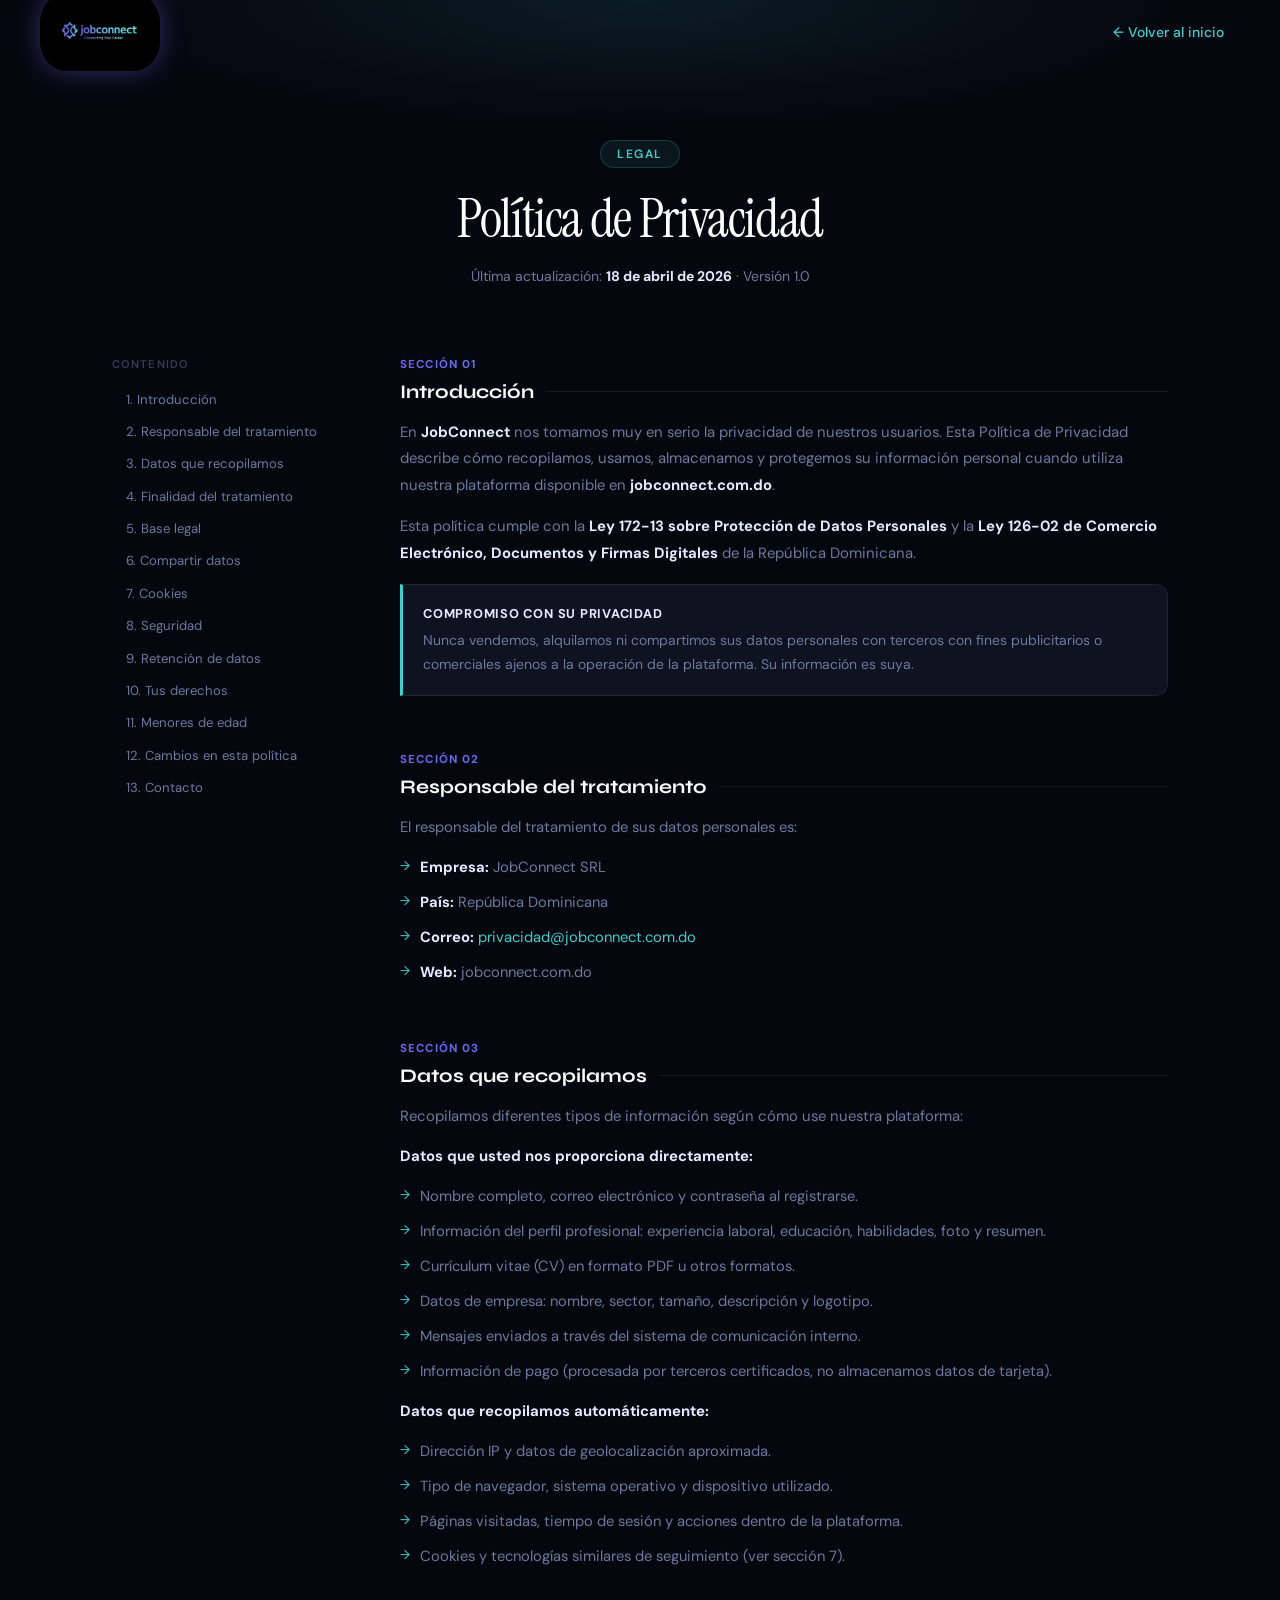
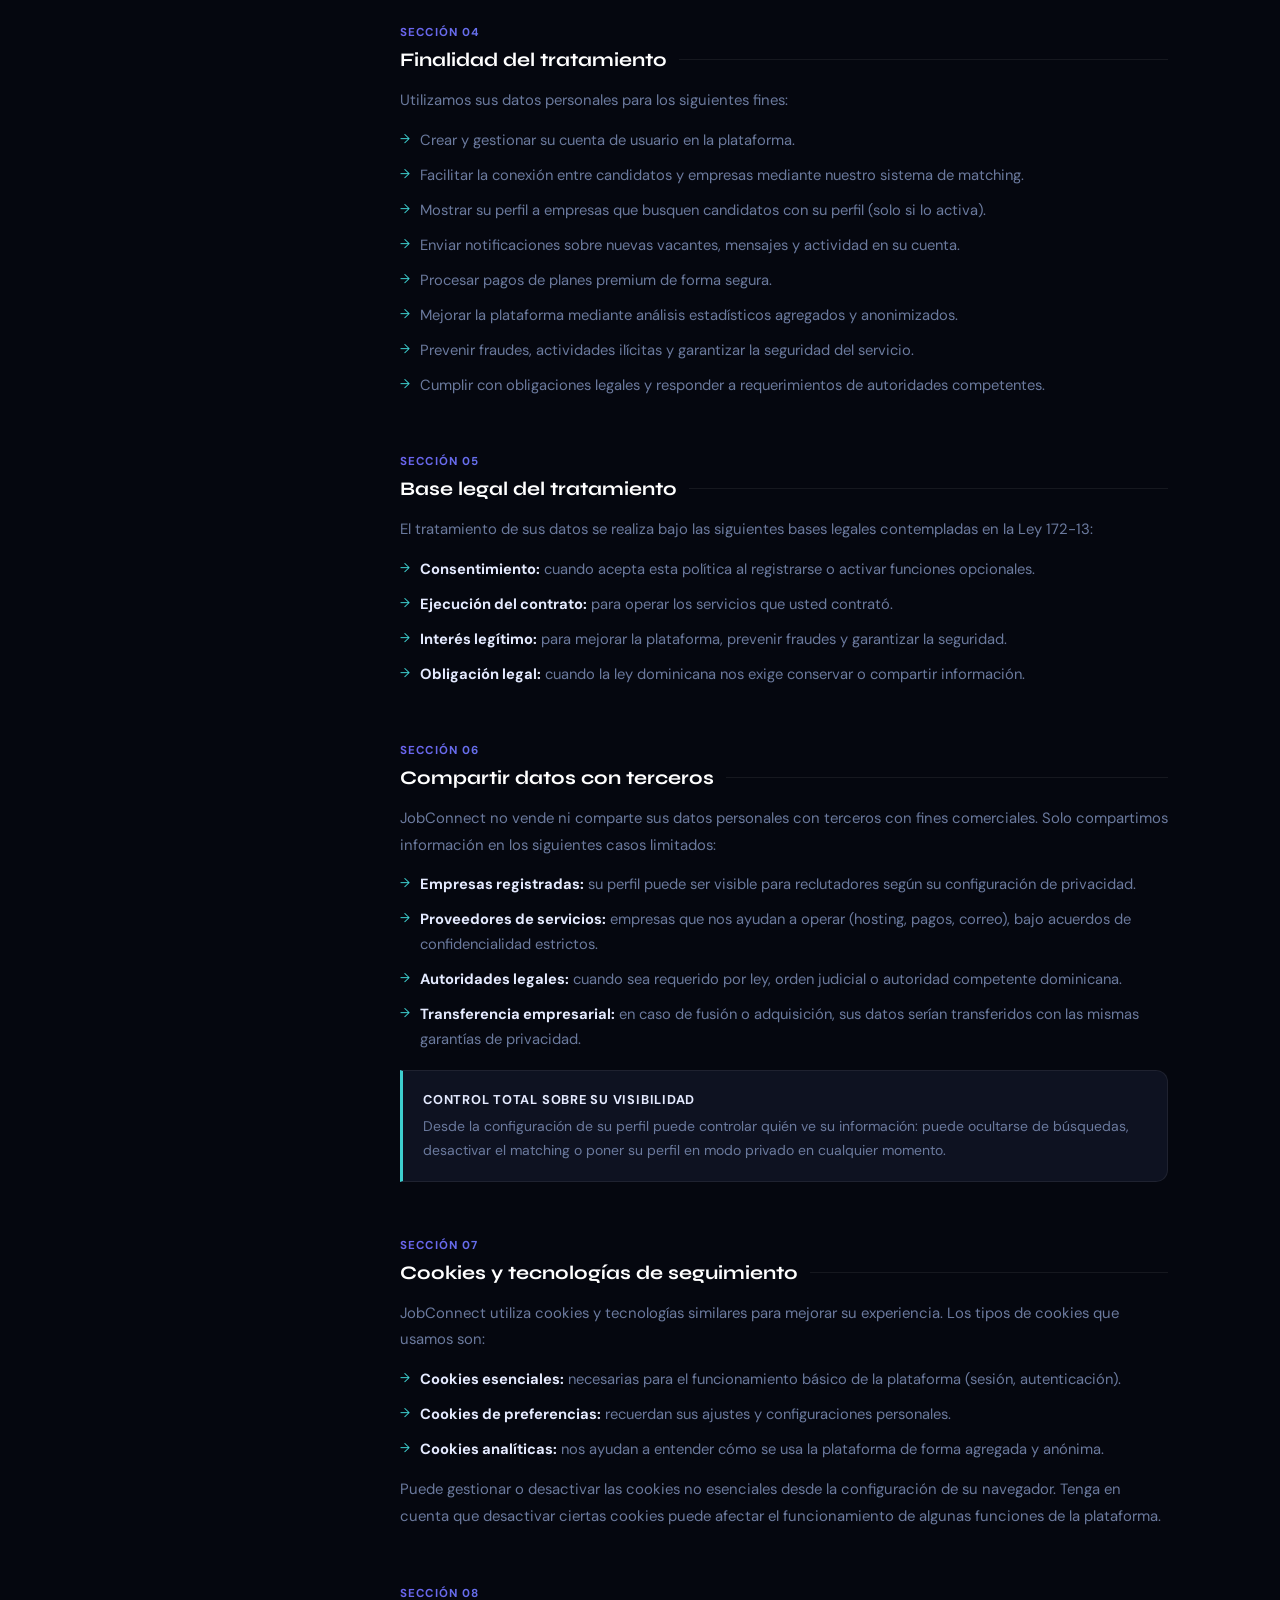
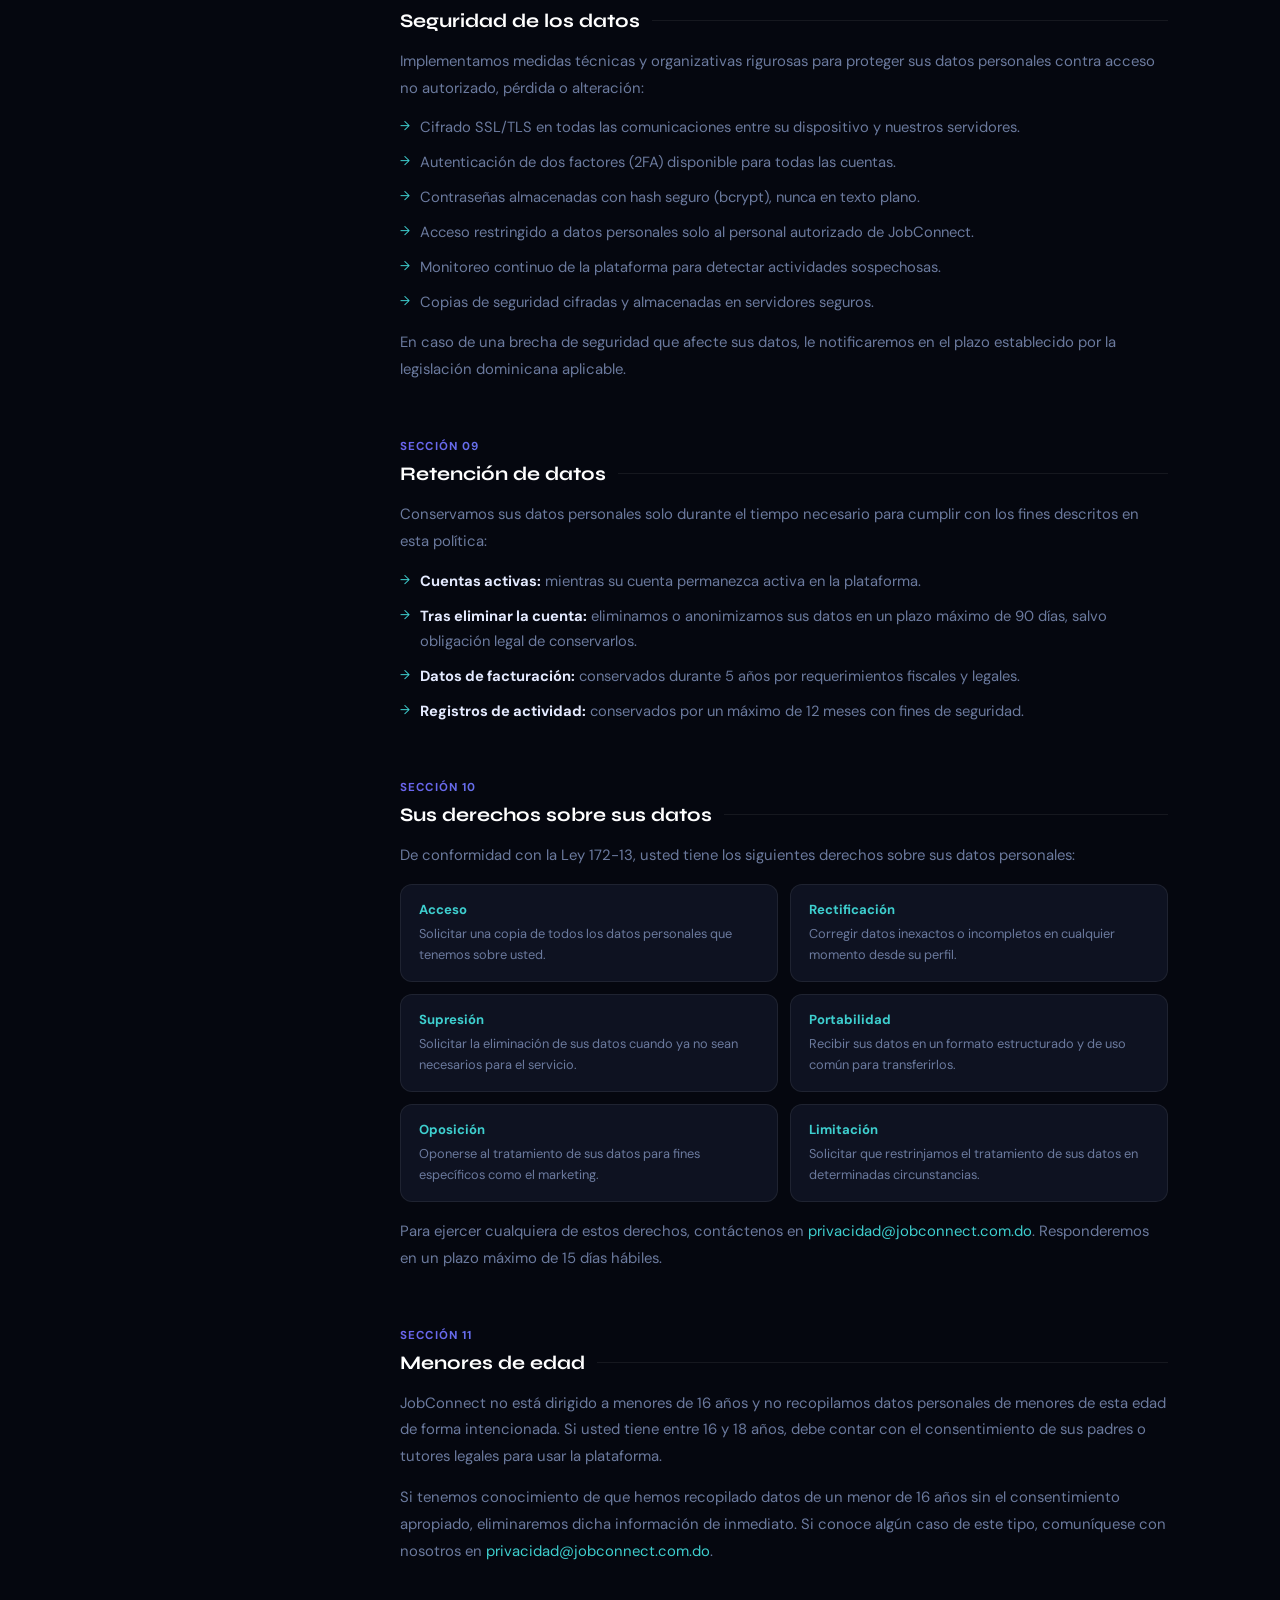
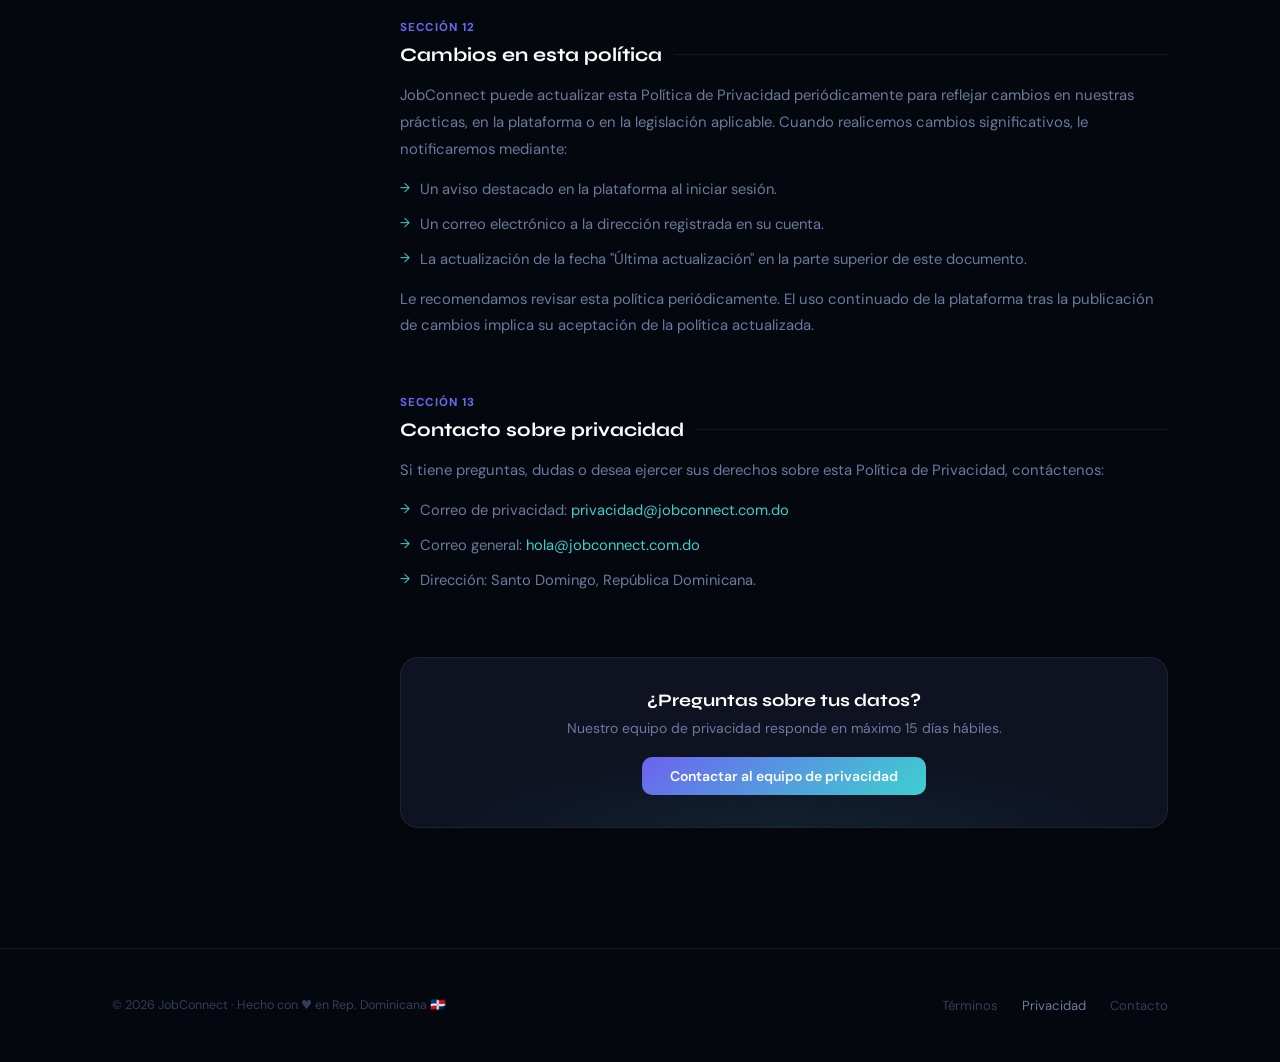
<file: privacidad.html>
<!DOCTYPE html>
<html lang="es">
<head>
  <meta charset="UTF-8">
  <meta name="viewport" content="width=device-width, initial-scale=1.0">
  <title>Política de Privacidad — JobConnect</title>
  <meta name="description" content="Política de privacidad y protección de datos de JobConnect. República Dominicana.">
  <link rel="preconnect" href="https://fonts.googleapis.com">
  <link href="https://fonts.googleapis.com/css2?family=Instrument+Serif:ital@0;1&family=DM+Sans:wght@300;400;500;600&family=Syne:wght@400;600;700;800&display=swap" rel="stylesheet">
  <link rel="stylesheet" href="jobconnect.css">
</head>
<body id="privacidad-page">

<nav id="nav">
  <a href="index.html" class="nav-brand">
    <img class="nav-logo" alt="JobConnect">
  </a>
  <a href="index.html" class="nav-back">← Volver al inicio</a>
</nav>

<div class="page-hero">
  <div class="container">
    <span class="page-label">Legal</span>
    <h1 class="page-title">Política de Privacidad</h1>
    <p class="page-meta">Última actualización: <strong>18 de abril de 2026</strong> · Versión 1.0</p>
  </div>
</div>

<div class="container">
  <div class="content-layout">

    <!-- SIDEBAR -->
    <aside class="toc">
      <p class="toc-title">Contenido</p>
      <ul class="toc-list">
        <li><a href="#introduccion">1. Introducción</a></li>
        <li><a href="#responsable">2. Responsable del tratamiento</a></li>
        <li><a href="#datos">3. Datos que recopilamos</a></li>
        <li><a href="#finalidad">4. Finalidad del tratamiento</a></li>
        <li><a href="#base-legal">5. Base legal</a></li>
        <li><a href="#compartir">6. Compartir datos</a></li>
        <li><a href="#cookies">7. Cookies</a></li>
        <li><a href="#seguridad">8. Seguridad</a></li>
        <li><a href="#retencion">9. Retención de datos</a></li>
        <li><a href="#derechos">10. Tus derechos</a></li>
        <li><a href="#menores">11. Menores de edad</a></li>
        <li><a href="#cambios">12. Cambios en esta política</a></li>
        <li><a href="#contacto">13. Contacto</a></li>
      </ul>
    </aside>

    <!-- MAIN CONTENT -->
    <main class="doc-content">

      <div class="section-block" id="introduccion">
        <div class="section-num">Sección 01</div>
        <h2 class="section-heading">Introducción</h2>
        <p class="section-text">En <strong style="color:var(--text)">JobConnect</strong> nos tomamos muy en serio la privacidad de nuestros usuarios. Esta Política de Privacidad describe cómo recopilamos, usamos, almacenamos y protegemos su información personal cuando utiliza nuestra plataforma disponible en <strong style="color:var(--text)">jobconnect.com.do</strong>.</p>
        <p class="section-text">Esta política cumple con la <strong style="color:var(--text)">Ley 172-13 sobre Protección de Datos Personales</strong> y la <strong style="color:var(--text)">Ley 126-02 de Comercio Electrónico, Documentos y Firmas Digitales</strong> de la República Dominicana.</p>
        <div class="highlight-box">
          <strong>Compromiso con su privacidad</strong>
          Nunca vendemos, alquilamos ni compartimos sus datos personales con terceros con fines publicitarios o comerciales ajenos a la operación de la plataforma. Su información es suya.
        </div>
      </div>

      <div class="section-block" id="responsable">
        <div class="section-num">Sección 02</div>
        <h2 class="section-heading">Responsable del tratamiento</h2>
        <p class="section-text">El responsable del tratamiento de sus datos personales es:</p>
        <ul class="doc-list">
          <li><strong style="color:var(--text)">Empresa:</strong> JobConnect SRL</li>
          <li><strong style="color:var(--text)">País:</strong> República Dominicana</li>
          <li><strong style="color:var(--text)">Correo:</strong> <a href="mailto:privacidad@jobconnect.com.do" style="color:var(--cyan)">privacidad@jobconnect.com.do</a></li>
          <li><strong style="color:var(--text)">Web:</strong> jobconnect.com.do</li>
        </ul>
      </div>

      <div class="section-block" id="datos">
        <div class="section-num">Sección 03</div>
        <h2 class="section-heading">Datos que recopilamos</h2>
        <p class="section-text">Recopilamos diferentes tipos de información según cómo use nuestra plataforma:</p>
        <p class="section-text"><strong style="color:var(--text)">Datos que usted nos proporciona directamente:</strong></p>
        <ul class="doc-list">
          <li>Nombre completo, correo electrónico y contraseña al registrarse.</li>
          <li>Información del perfil profesional: experiencia laboral, educación, habilidades, foto y resumen.</li>
          <li>Currículum vitae (CV) en formato PDF u otros formatos.</li>
          <li>Datos de empresa: nombre, sector, tamaño, descripción y logotipo.</li>
          <li>Mensajes enviados a través del sistema de comunicación interno.</li>
          <li>Información de pago (procesada por terceros certificados, no almacenamos datos de tarjeta).</li>
        </ul>
        <p class="section-text"><strong style="color:var(--text)">Datos que recopilamos automáticamente:</strong></p>
        <ul class="doc-list">
          <li>Dirección IP y datos de geolocalización aproximada.</li>
          <li>Tipo de navegador, sistema operativo y dispositivo utilizado.</li>
          <li>Páginas visitadas, tiempo de sesión y acciones dentro de la plataforma.</li>
          <li>Cookies y tecnologías similares de seguimiento (ver sección 7).</li>
        </ul>
      </div>

      <div class="section-block" id="finalidad">
        <div class="section-num">Sección 04</div>
        <h2 class="section-heading">Finalidad del tratamiento</h2>
        <p class="section-text">Utilizamos sus datos personales para los siguientes fines:</p>
        <ul class="doc-list">
          <li>Crear y gestionar su cuenta de usuario en la plataforma.</li>
          <li>Facilitar la conexión entre candidatos y empresas mediante nuestro sistema de matching.</li>
          <li>Mostrar su perfil a empresas que busquen candidatos con su perfil (solo si lo activa).</li>
          <li>Enviar notificaciones sobre nuevas vacantes, mensajes y actividad en su cuenta.</li>
          <li>Procesar pagos de planes premium de forma segura.</li>
          <li>Mejorar la plataforma mediante análisis estadísticos agregados y anonimizados.</li>
          <li>Prevenir fraudes, actividades ilícitas y garantizar la seguridad del servicio.</li>
          <li>Cumplir con obligaciones legales y responder a requerimientos de autoridades competentes.</li>
        </ul>
      </div>

      <div class="section-block" id="base-legal">
        <div class="section-num">Sección 05</div>
        <h2 class="section-heading">Base legal del tratamiento</h2>
        <p class="section-text">El tratamiento de sus datos se realiza bajo las siguientes bases legales contempladas en la Ley 172-13:</p>
        <ul class="doc-list">
          <li><strong style="color:var(--text)">Consentimiento:</strong> cuando acepta esta política al registrarse o activar funciones opcionales.</li>
          <li><strong style="color:var(--text)">Ejecución del contrato:</strong> para operar los servicios que usted contrató.</li>
          <li><strong style="color:var(--text)">Interés legítimo:</strong> para mejorar la plataforma, prevenir fraudes y garantizar la seguridad.</li>
          <li><strong style="color:var(--text)">Obligación legal:</strong> cuando la ley dominicana nos exige conservar o compartir información.</li>
        </ul>
      </div>

      <div class="section-block" id="compartir">
        <div class="section-num">Sección 06</div>
        <h2 class="section-heading">Compartir datos con terceros</h2>
        <p class="section-text">JobConnect no vende ni comparte sus datos personales con terceros con fines comerciales. Solo compartimos información en los siguientes casos limitados:</p>
        <ul class="doc-list">
          <li><strong style="color:var(--text)">Empresas registradas:</strong> su perfil puede ser visible para reclutadores según su configuración de privacidad.</li>
          <li><strong style="color:var(--text)">Proveedores de servicios:</strong> empresas que nos ayudan a operar (hosting, pagos, correo), bajo acuerdos de confidencialidad estrictos.</li>
          <li><strong style="color:var(--text)">Autoridades legales:</strong> cuando sea requerido por ley, orden judicial o autoridad competente dominicana.</li>
          <li><strong style="color:var(--text)">Transferencia empresarial:</strong> en caso de fusión o adquisición, sus datos serían transferidos con las mismas garantías de privacidad.</li>
        </ul>
        <div class="highlight-box">
          <strong>Control total sobre su visibilidad</strong>
          Desde la configuración de su perfil puede controlar quién ve su información: puede ocultarse de búsquedas, desactivar el matching o poner su perfil en modo privado en cualquier momento.
        </div>
      </div>

      <div class="section-block" id="cookies">
        <div class="section-num">Sección 07</div>
        <h2 class="section-heading">Cookies y tecnologías de seguimiento</h2>
        <p class="section-text">JobConnect utiliza cookies y tecnologías similares para mejorar su experiencia. Los tipos de cookies que usamos son:</p>
        <ul class="doc-list">
          <li><strong style="color:var(--text)">Cookies esenciales:</strong> necesarias para el funcionamiento básico de la plataforma (sesión, autenticación).</li>
          <li><strong style="color:var(--text)">Cookies de preferencias:</strong> recuerdan sus ajustes y configuraciones personales.</li>
          <li><strong style="color:var(--text)">Cookies analíticas:</strong> nos ayudan a entender cómo se usa la plataforma de forma agregada y anónima.</li>
        </ul>
        <p class="section-text">Puede gestionar o desactivar las cookies no esenciales desde la configuración de su navegador. Tenga en cuenta que desactivar ciertas cookies puede afectar el funcionamiento de algunas funciones de la plataforma.</p>
      </div>

      <div class="section-block" id="seguridad">
        <div class="section-num">Sección 08</div>
        <h2 class="section-heading">Seguridad de los datos</h2>
        <p class="section-text">Implementamos medidas técnicas y organizativas rigurosas para proteger sus datos personales contra acceso no autorizado, pérdida o alteración:</p>
        <ul class="doc-list">
          <li>Cifrado SSL/TLS en todas las comunicaciones entre su dispositivo y nuestros servidores.</li>
          <li>Autenticación de dos factores (2FA) disponible para todas las cuentas.</li>
          <li>Contraseñas almacenadas con hash seguro (bcrypt), nunca en texto plano.</li>
          <li>Acceso restringido a datos personales solo al personal autorizado de JobConnect.</li>
          <li>Monitoreo continuo de la plataforma para detectar actividades sospechosas.</li>
          <li>Copias de seguridad cifradas y almacenadas en servidores seguros.</li>
        </ul>
        <p class="section-text">En caso de una brecha de seguridad que afecte sus datos, le notificaremos en el plazo establecido por la legislación dominicana aplicable.</p>
      </div>

      <div class="section-block" id="retencion">
        <div class="section-num">Sección 09</div>
        <h2 class="section-heading">Retención de datos</h2>
        <p class="section-text">Conservamos sus datos personales solo durante el tiempo necesario para cumplir con los fines descritos en esta política:</p>
        <ul class="doc-list">
          <li><strong style="color:var(--text)">Cuentas activas:</strong> mientras su cuenta permanezca activa en la plataforma.</li>
          <li><strong style="color:var(--text)">Tras eliminar la cuenta:</strong> eliminamos o anonimizamos sus datos en un plazo máximo de 90 días, salvo obligación legal de conservarlos.</li>
          <li><strong style="color:var(--text)">Datos de facturación:</strong> conservados durante 5 años por requerimientos fiscales y legales.</li>
          <li><strong style="color:var(--text)">Registros de actividad:</strong> conservados por un máximo de 12 meses con fines de seguridad.</li>
        </ul>
      </div>

      <div class="section-block" id="derechos">
        <div class="section-num">Sección 10</div>
        <h2 class="section-heading">Sus derechos sobre sus datos</h2>
        <p class="section-text">De conformidad con la Ley 172-13, usted tiene los siguientes derechos sobre sus datos personales:</p>
        <div class="rights-grid">
          <div class="right-card">
            <div class="right-card-title">Acceso</div>
            <div class="right-card-desc">Solicitar una copia de todos los datos personales que tenemos sobre usted.</div>
          </div>
          <div class="right-card">
            <div class="right-card-title">Rectificación</div>
            <div class="right-card-desc">Corregir datos inexactos o incompletos en cualquier momento desde su perfil.</div>
          </div>
          <div class="right-card">
            <div class="right-card-title">Supresión</div>
            <div class="right-card-desc">Solicitar la eliminación de sus datos cuando ya no sean necesarios para el servicio.</div>
          </div>
          <div class="right-card">
            <div class="right-card-title">Portabilidad</div>
            <div class="right-card-desc">Recibir sus datos en un formato estructurado y de uso común para transferirlos.</div>
          </div>
          <div class="right-card">
            <div class="right-card-title">Oposición</div>
            <div class="right-card-desc">Oponerse al tratamiento de sus datos para fines específicos como el marketing.</div>
          </div>
          <div class="right-card">
            <div class="right-card-title">Limitación</div>
            <div class="right-card-desc">Solicitar que restrinjamos el tratamiento de sus datos en determinadas circunstancias.</div>
          </div>
        </div>
        <p class="section-text">Para ejercer cualquiera de estos derechos, contáctenos en <a href="mailto:privacidad@jobconnect.com.do" style="color:var(--cyan)">privacidad@jobconnect.com.do</a>. Responderemos en un plazo máximo de 15 días hábiles.</p>
      </div>

      <div class="section-block" id="menores">
        <div class="section-num">Sección 11</div>
        <h2 class="section-heading">Menores de edad</h2>
        <p class="section-text">JobConnect no está dirigido a menores de 16 años y no recopilamos datos personales de menores de esta edad de forma intencionada. Si usted tiene entre 16 y 18 años, debe contar con el consentimiento de sus padres o tutores legales para usar la plataforma.</p>
        <p class="section-text">Si tenemos conocimiento de que hemos recopilado datos de un menor de 16 años sin el consentimiento apropiado, eliminaremos dicha información de inmediato. Si conoce algún caso de este tipo, comuníquese con nosotros en <a href="mailto:privacidad@jobconnect.com.do" style="color:var(--cyan)">privacidad@jobconnect.com.do</a>.</p>
      </div>

      <div class="section-block" id="cambios">
        <div class="section-num">Sección 12</div>
        <h2 class="section-heading">Cambios en esta política</h2>
        <p class="section-text">JobConnect puede actualizar esta Política de Privacidad periódicamente para reflejar cambios en nuestras prácticas, en la plataforma o en la legislación aplicable. Cuando realicemos cambios significativos, le notificaremos mediante:</p>
        <ul class="doc-list">
          <li>Un aviso destacado en la plataforma al iniciar sesión.</li>
          <li>Un correo electrónico a la dirección registrada en su cuenta.</li>
          <li>La actualización de la fecha "Última actualización" en la parte superior de este documento.</li>
        </ul>
        <p class="section-text">Le recomendamos revisar esta política periódicamente. El uso continuado de la plataforma tras la publicación de cambios implica su aceptación de la política actualizada.</p>
      </div>

      <div class="section-block" id="contacto">
        <div class="section-num">Sección 13</div>
        <h2 class="section-heading">Contacto sobre privacidad</h2>
        <p class="section-text">Si tiene preguntas, dudas o desea ejercer sus derechos sobre esta Política de Privacidad, contáctenos:</p>
        <ul class="doc-list">
          <li>Correo de privacidad: <a href="mailto:privacidad@jobconnect.com.do" style="color:var(--cyan)">privacidad@jobconnect.com.do</a></li>
          <li>Correo general: <a href="mailto:hola@jobconnect.com.do" style="color:var(--cyan)">hola@jobconnect.com.do</a></li>
          <li>Dirección: Santo Domingo, República Dominicana.</li>
        </ul>
      </div>

      <div class="contact-box">
        <h3>¿Preguntas sobre tus datos?</h3>
        <p>Nuestro equipo de privacidad responde en máximo 15 días hábiles.</p>
        <a href="mailto:privacidad@jobconnect.com.do" class="btn">Contactar al equipo de privacidad</a>
      </div>

    </main>
  </div>
</div>

<footer>
  <div class="container">
    <div class="footer-inner">
      <span class="footer-copy">© 2026 JobConnect · Hecho con ♥ en Rep. Dominicana 🇩🇴</span>
      <div class="footer-links">
        <a href="terminos.html" class="footer-link">Términos</a>
        <a href="privacidad.html" class="footer-link" style="color:var(--muted)">Privacidad</a>
        <a href="mailto:hola@jobconnect.com.do" class="footer-link">Contacto</a>
      </div>
    </div>
  </div>
</footer>

<script src="jobconnect.js"></script>

</body>
</html>
</file>
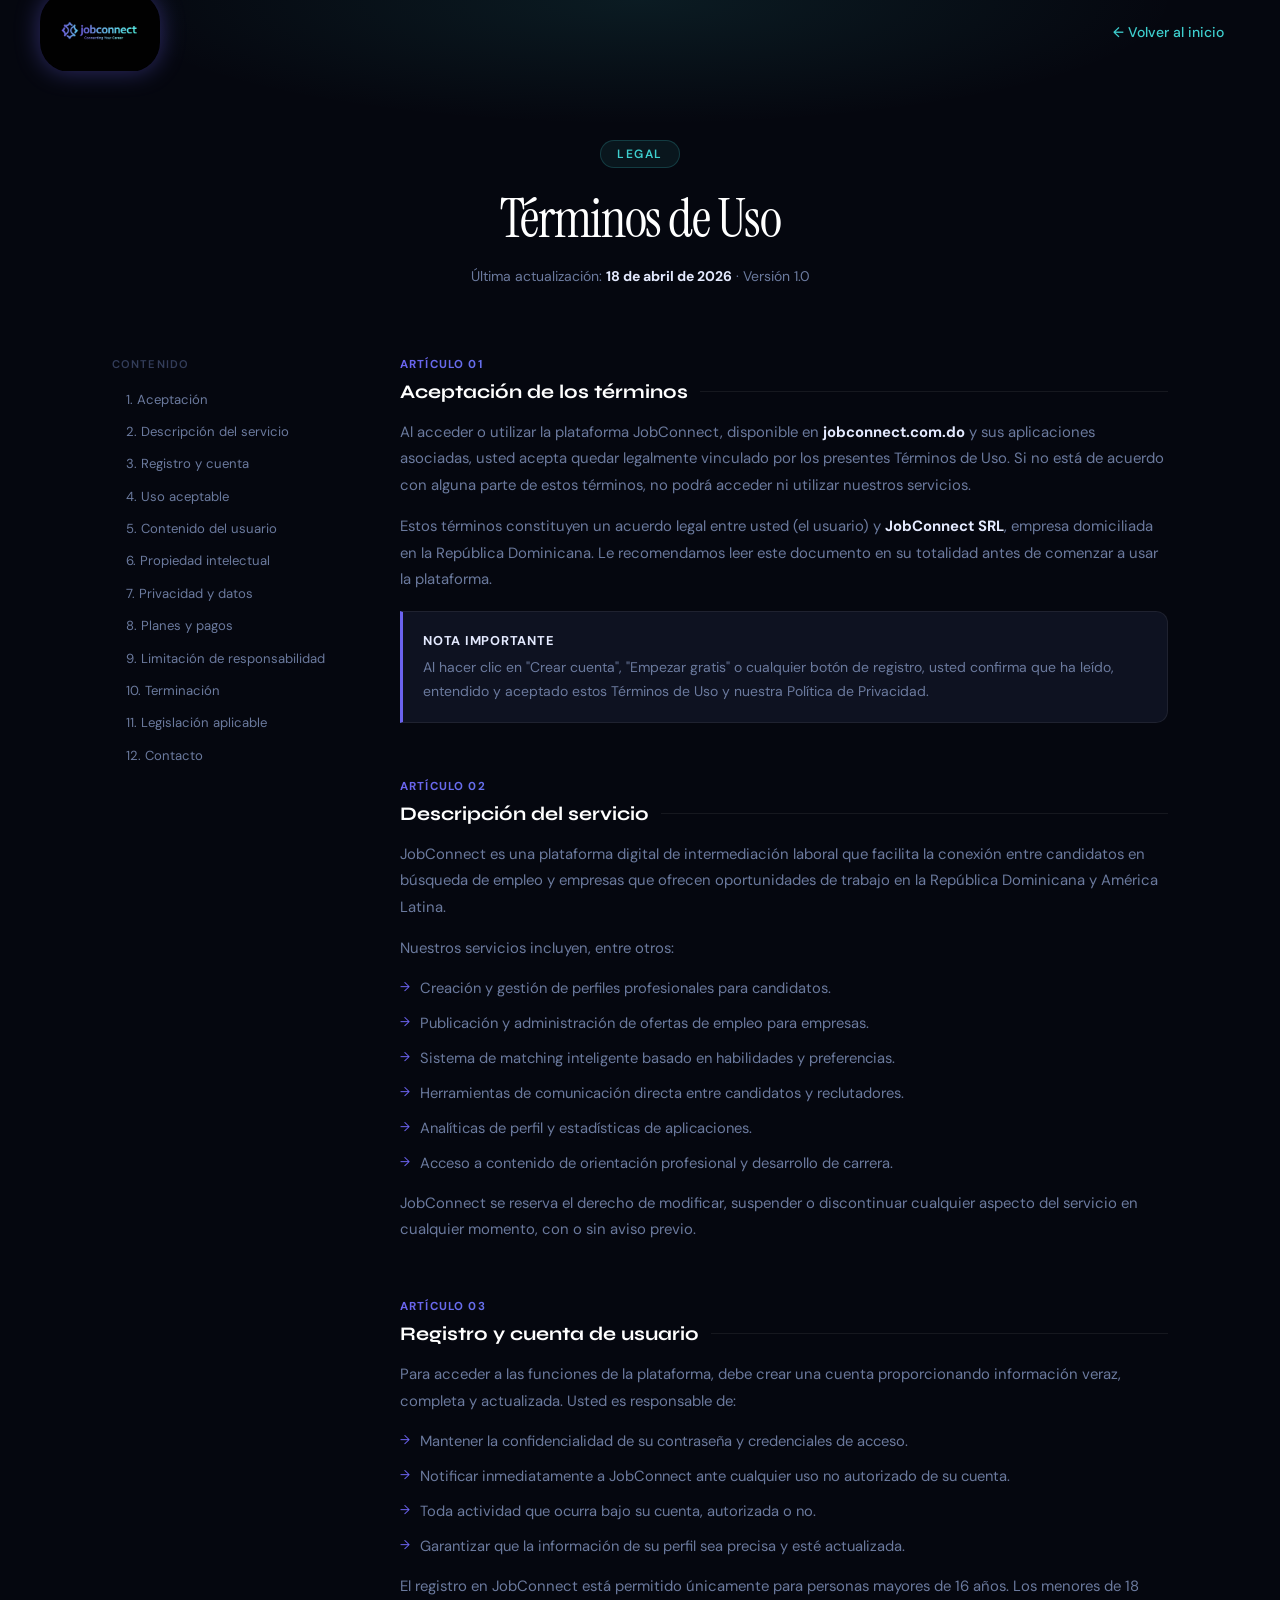
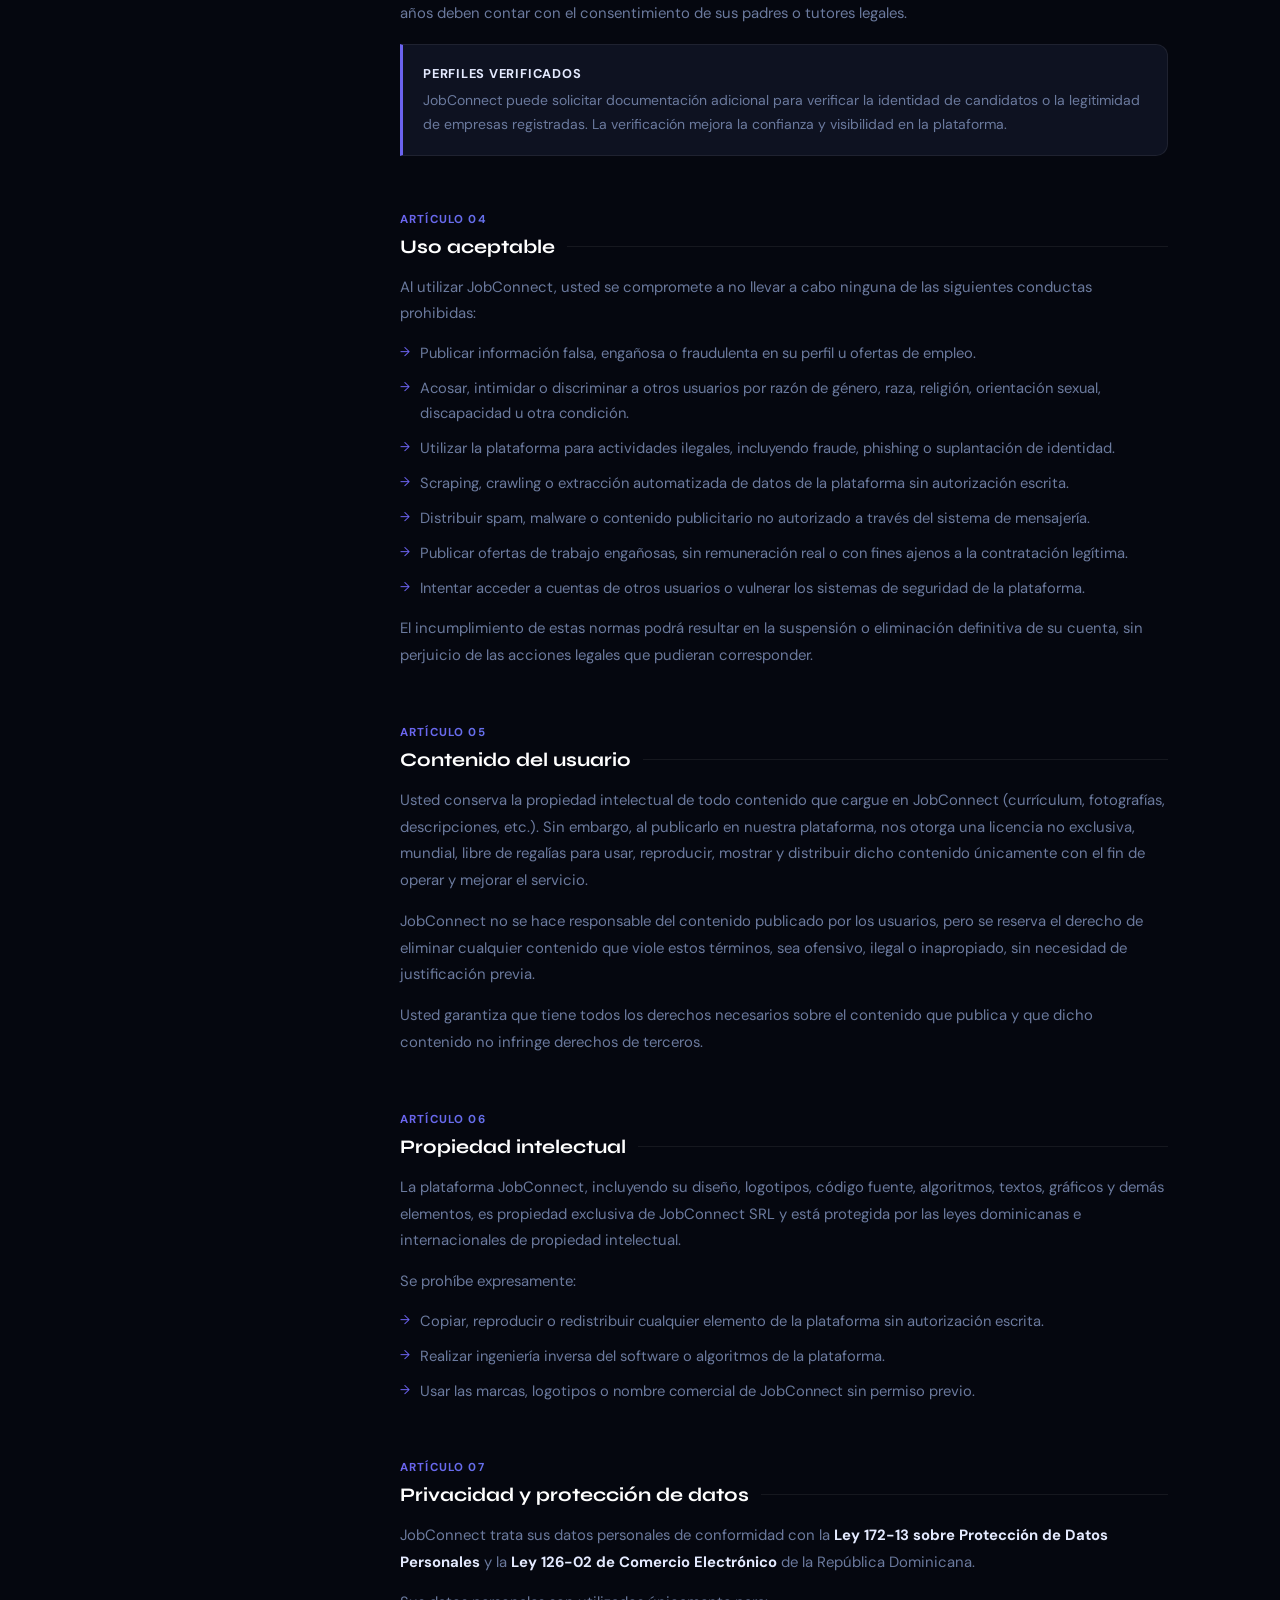
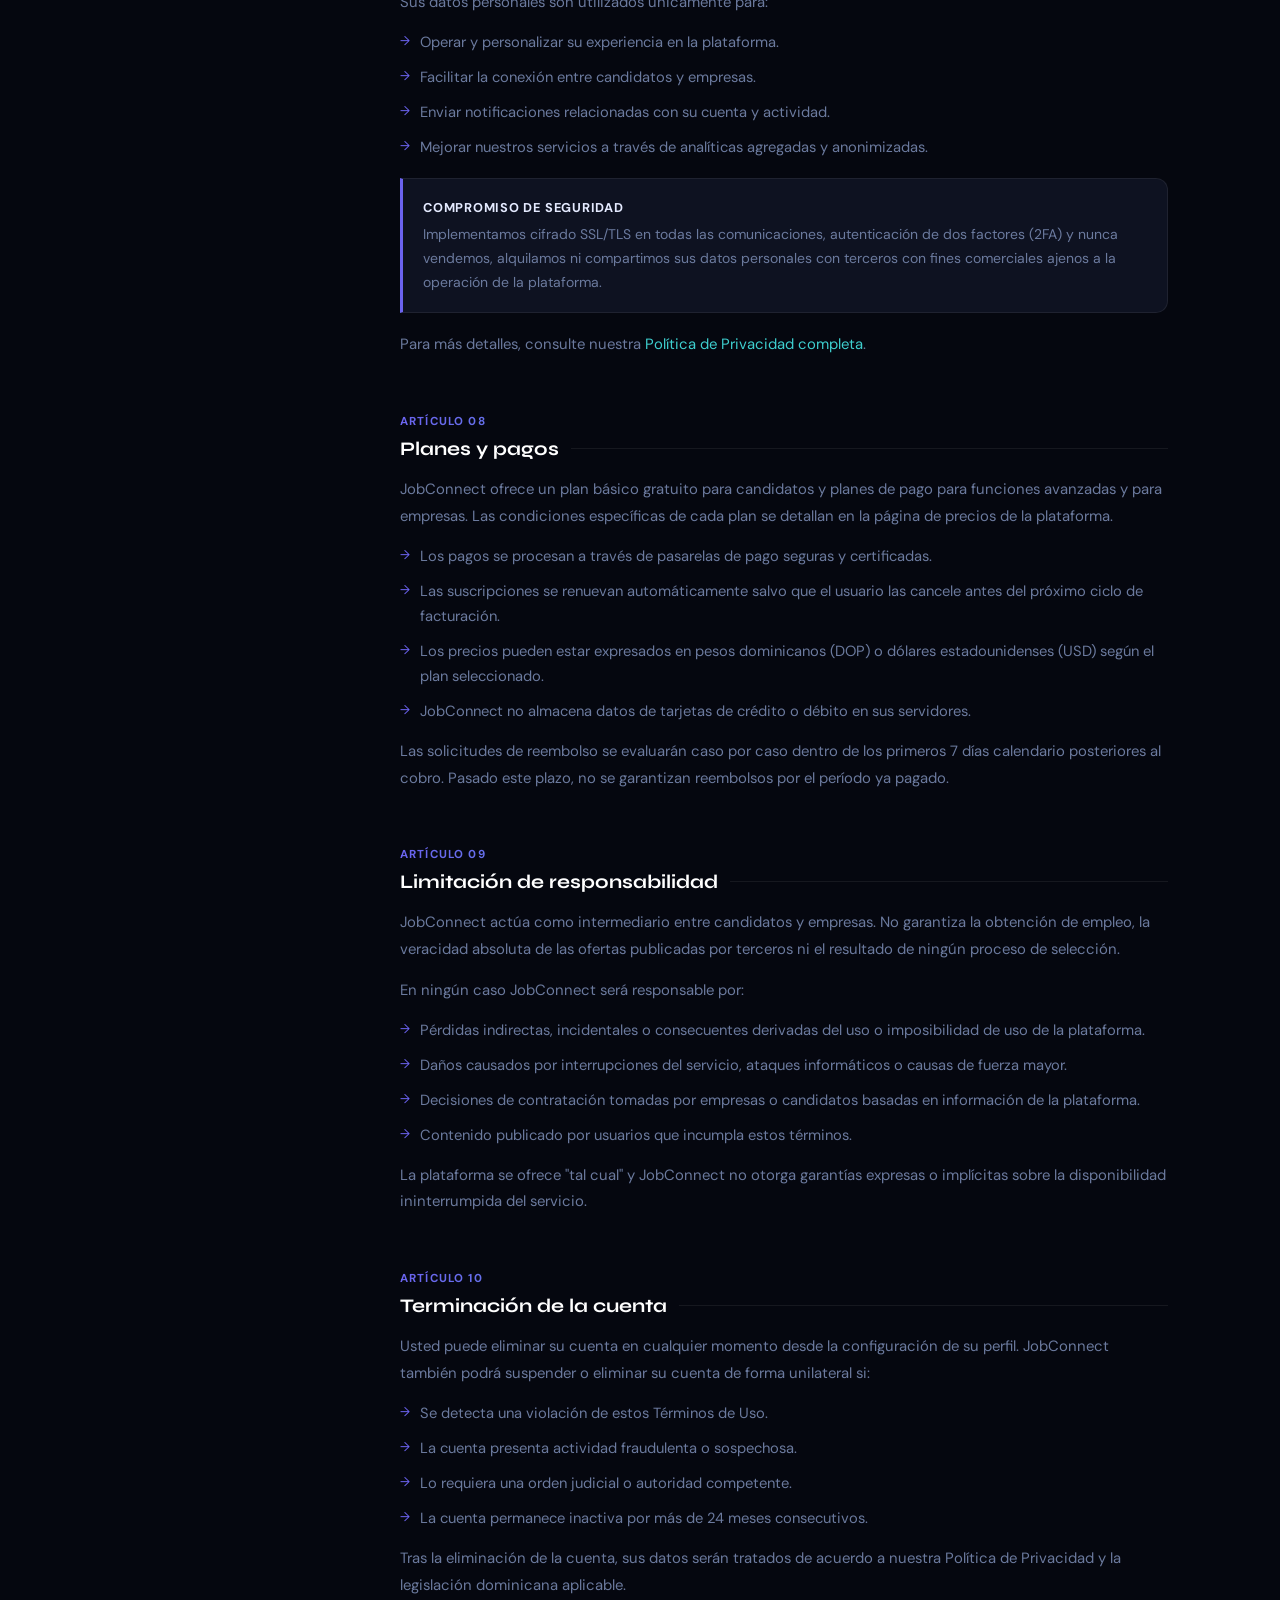
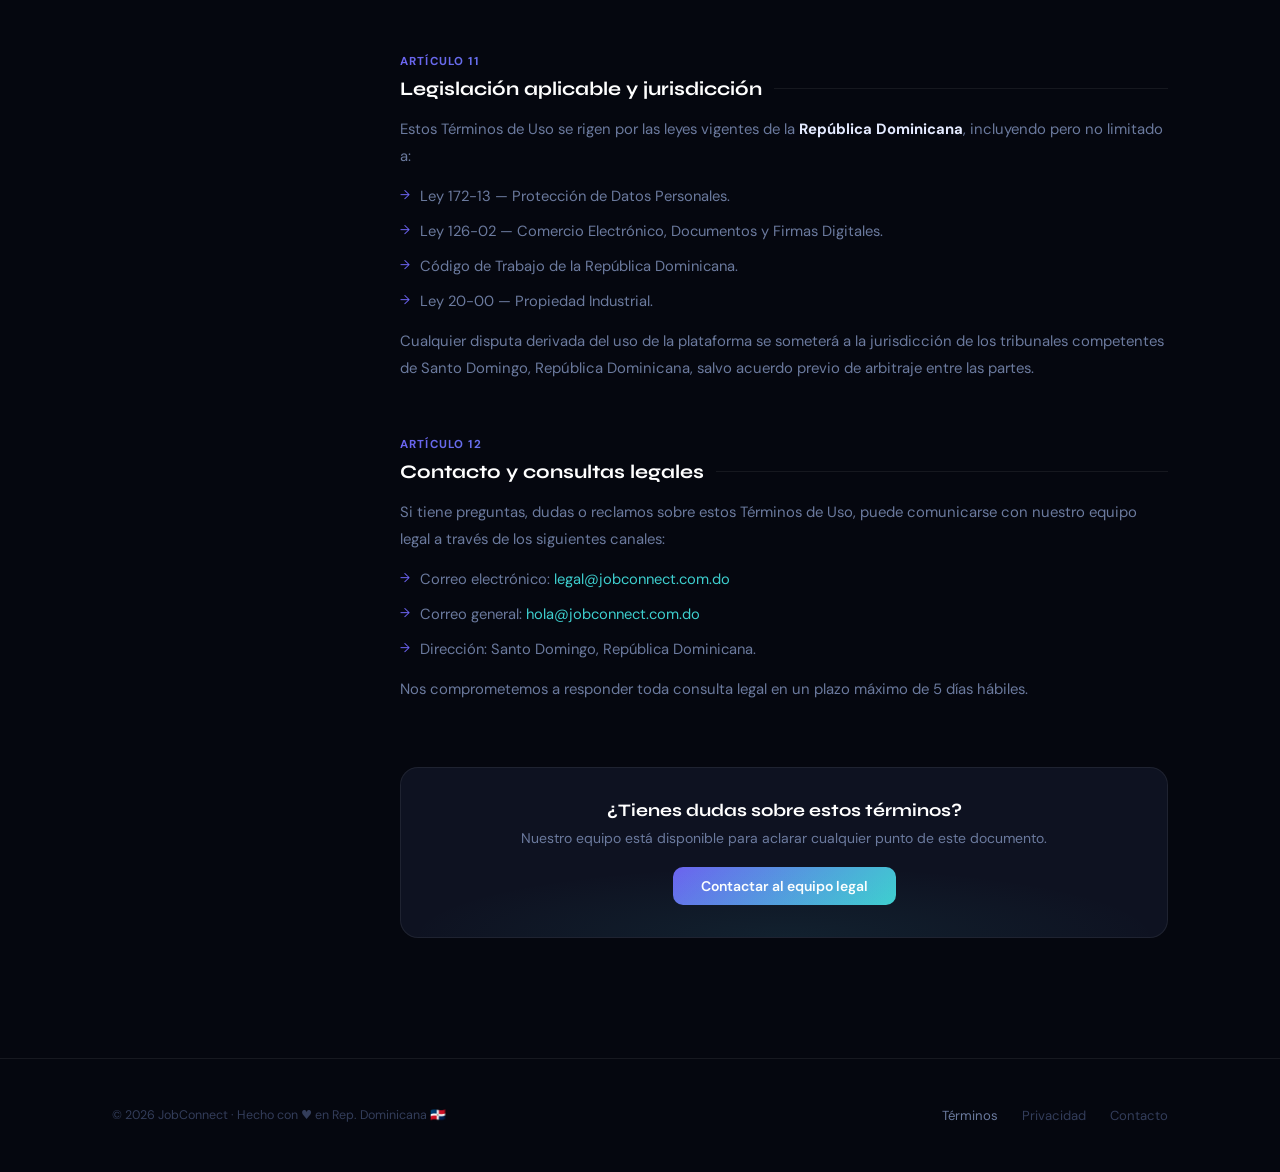
<file: terminos.html>
<!DOCTYPE html>
<html lang="es">
<head>
  <meta charset="UTF-8">
  <meta name="viewport" content="width=device-width, initial-scale=1.0">
  <title>Términos de Uso — JobConnect</title>
  <meta name="description" content="Términos y condiciones de uso de la plataforma JobConnect. República Dominicana.">
  <link rel="preconnect" href="https://fonts.googleapis.com">
  <link href="https://fonts.googleapis.com/css2?family=Instrument+Serif:ital@0;1&family=DM+Sans:wght@300;400;500;600&family=Syne:wght@400;600;700;800&display=swap" rel="stylesheet">
  <link rel="stylesheet" href="jobconnect.css">
</head>
<body id="terminos-page">

<nav id="nav">
  <a href="index.html" class="nav-brand">
    <img class="nav-logo" alt="JobConnect">
  </a>
  <a href="index.html" class="nav-back">← Volver al inicio</a>
</nav>

<div class="page-hero">
  <div class="container">
    <span class="page-label">Legal</span>
    <h1 class="page-title">Términos de Uso</h1>
    <p class="page-meta">Última actualización: <strong>18 de abril de 2026</strong> · Versión 1.0</p>
  </div>
</div>

<div class="container">
  <div class="content-layout">

    <!-- SIDEBAR -->
    <aside class="toc">
      <p class="toc-title">Contenido</p>
      <ul class="toc-list">
        <li><a href="#aceptacion">1. Aceptación</a></li>
        <li><a href="#descripcion">2. Descripción del servicio</a></li>
        <li><a href="#registro">3. Registro y cuenta</a></li>
        <li><a href="#uso-aceptable">4. Uso aceptable</a></li>
        <li><a href="#contenido">5. Contenido del usuario</a></li>
        <li><a href="#propiedad">6. Propiedad intelectual</a></li>
        <li><a href="#privacidad">7. Privacidad y datos</a></li>
        <li><a href="#pagos">8. Planes y pagos</a></li>
        <li><a href="#responsabilidad">9. Limitación de responsabilidad</a></li>
        <li><a href="#terminacion">10. Terminación</a></li>
        <li><a href="#legislacion">11. Legislación aplicable</a></li>
        <li><a href="#contacto">12. Contacto</a></li>
      </ul>
    </aside>

    <!-- MAIN CONTENT -->
    <main class="doc-content">

      <div class="section-block" id="aceptacion">
        <div class="section-num">Artículo 01</div>
        <h2 class="section-heading">Aceptación de los términos</h2>
        <p class="section-text">Al acceder o utilizar la plataforma JobConnect, disponible en <strong style="color:var(--text)">jobconnect.com.do</strong> y sus aplicaciones asociadas, usted acepta quedar legalmente vinculado por los presentes Términos de Uso. Si no está de acuerdo con alguna parte de estos términos, no podrá acceder ni utilizar nuestros servicios.</p>
        <p class="section-text">Estos términos constituyen un acuerdo legal entre usted (el usuario) y <strong style="color:var(--text)">JobConnect SRL</strong>, empresa domiciliada en la República Dominicana. Le recomendamos leer este documento en su totalidad antes de comenzar a usar la plataforma.</p>
        <div class="highlight-box">
          <strong>Nota importante</strong>
          Al hacer clic en "Crear cuenta", "Empezar gratis" o cualquier botón de registro, usted confirma que ha leído, entendido y aceptado estos Términos de Uso y nuestra Política de Privacidad.
        </div>
      </div>

      <div class="section-block" id="descripcion">
        <div class="section-num">Artículo 02</div>
        <h2 class="section-heading">Descripción del servicio</h2>
        <p class="section-text">JobConnect es una plataforma digital de intermediación laboral que facilita la conexión entre candidatos en búsqueda de empleo y empresas que ofrecen oportunidades de trabajo en la República Dominicana y América Latina.</p>
        <p class="section-text">Nuestros servicios incluyen, entre otros:</p>
        <ul class="doc-list">
          <li>Creación y gestión de perfiles profesionales para candidatos.</li>
          <li>Publicación y administración de ofertas de empleo para empresas.</li>
          <li>Sistema de matching inteligente basado en habilidades y preferencias.</li>
          <li>Herramientas de comunicación directa entre candidatos y reclutadores.</li>
          <li>Analíticas de perfil y estadísticas de aplicaciones.</li>
          <li>Acceso a contenido de orientación profesional y desarrollo de carrera.</li>
        </ul>
        <p class="section-text">JobConnect se reserva el derecho de modificar, suspender o discontinuar cualquier aspecto del servicio en cualquier momento, con o sin aviso previo.</p>
      </div>

      <div class="section-block" id="registro">
        <div class="section-num">Artículo 03</div>
        <h2 class="section-heading">Registro y cuenta de usuario</h2>
        <p class="section-text">Para acceder a las funciones de la plataforma, debe crear una cuenta proporcionando información veraz, completa y actualizada. Usted es responsable de:</p>
        <ul class="doc-list">
          <li>Mantener la confidencialidad de su contraseña y credenciales de acceso.</li>
          <li>Notificar inmediatamente a JobConnect ante cualquier uso no autorizado de su cuenta.</li>
          <li>Toda actividad que ocurra bajo su cuenta, autorizada o no.</li>
          <li>Garantizar que la información de su perfil sea precisa y esté actualizada.</li>
        </ul>
        <p class="section-text">El registro en JobConnect está permitido únicamente para personas mayores de 16 años. Los menores de 18 años deben contar con el consentimiento de sus padres o tutores legales.</p>
        <div class="highlight-box">
          <strong>Perfiles verificados</strong>
          JobConnect puede solicitar documentación adicional para verificar la identidad de candidatos o la legitimidad de empresas registradas. La verificación mejora la confianza y visibilidad en la plataforma.
        </div>
      </div>

      <div class="section-block" id="uso-aceptable">
        <div class="section-num">Artículo 04</div>
        <h2 class="section-heading">Uso aceptable</h2>
        <p class="section-text">Al utilizar JobConnect, usted se compromete a no llevar a cabo ninguna de las siguientes conductas prohibidas:</p>
        <ul class="doc-list">
          <li>Publicar información falsa, engañosa o fraudulenta en su perfil u ofertas de empleo.</li>
          <li>Acosar, intimidar o discriminar a otros usuarios por razón de género, raza, religión, orientación sexual, discapacidad u otra condición.</li>
          <li>Utilizar la plataforma para actividades ilegales, incluyendo fraude, phishing o suplantación de identidad.</li>
          <li>Scraping, crawling o extracción automatizada de datos de la plataforma sin autorización escrita.</li>
          <li>Distribuir spam, malware o contenido publicitario no autorizado a través del sistema de mensajería.</li>
          <li>Publicar ofertas de trabajo engañosas, sin remuneración real o con fines ajenos a la contratación legítima.</li>
          <li>Intentar acceder a cuentas de otros usuarios o vulnerar los sistemas de seguridad de la plataforma.</li>
        </ul>
        <p class="section-text">El incumplimiento de estas normas podrá resultar en la suspensión o eliminación definitiva de su cuenta, sin perjuicio de las acciones legales que pudieran corresponder.</p>
      </div>

      <div class="section-block" id="contenido">
        <div class="section-num">Artículo 05</div>
        <h2 class="section-heading">Contenido del usuario</h2>
        <p class="section-text">Usted conserva la propiedad intelectual de todo contenido que cargue en JobConnect (currículum, fotografías, descripciones, etc.). Sin embargo, al publicarlo en nuestra plataforma, nos otorga una licencia no exclusiva, mundial, libre de regalías para usar, reproducir, mostrar y distribuir dicho contenido únicamente con el fin de operar y mejorar el servicio.</p>
        <p class="section-text">JobConnect no se hace responsable del contenido publicado por los usuarios, pero se reserva el derecho de eliminar cualquier contenido que viole estos términos, sea ofensivo, ilegal o inapropiado, sin necesidad de justificación previa.</p>
        <p class="section-text">Usted garantiza que tiene todos los derechos necesarios sobre el contenido que publica y que dicho contenido no infringe derechos de terceros.</p>
      </div>

      <div class="section-block" id="propiedad">
        <div class="section-num">Artículo 06</div>
        <h2 class="section-heading">Propiedad intelectual</h2>
        <p class="section-text">La plataforma JobConnect, incluyendo su diseño, logotipos, código fuente, algoritmos, textos, gráficos y demás elementos, es propiedad exclusiva de JobConnect SRL y está protegida por las leyes dominicanas e internacionales de propiedad intelectual.</p>
        <p class="section-text">Se prohíbe expresamente:</p>
        <ul class="doc-list">
          <li>Copiar, reproducir o redistribuir cualquier elemento de la plataforma sin autorización escrita.</li>
          <li>Realizar ingeniería inversa del software o algoritmos de la plataforma.</li>
          <li>Usar las marcas, logotipos o nombre comercial de JobConnect sin permiso previo.</li>
        </ul>
      </div>

      <div class="section-block" id="privacidad">
        <div class="section-num">Artículo 07</div>
        <h2 class="section-heading">Privacidad y protección de datos</h2>
        <p class="section-text">JobConnect trata sus datos personales de conformidad con la <strong style="color:var(--text)">Ley 172-13 sobre Protección de Datos Personales</strong> y la <strong style="color:var(--text)">Ley 126-02 de Comercio Electrónico</strong> de la República Dominicana.</p>
        <p class="section-text">Sus datos personales son utilizados únicamente para:</p>
        <ul class="doc-list">
          <li>Operar y personalizar su experiencia en la plataforma.</li>
          <li>Facilitar la conexión entre candidatos y empresas.</li>
          <li>Enviar notificaciones relacionadas con su cuenta y actividad.</li>
          <li>Mejorar nuestros servicios a través de analíticas agregadas y anonimizadas.</li>
        </ul>
        <div class="highlight-box">
          <strong>Compromiso de seguridad</strong>
          Implementamos cifrado SSL/TLS en todas las comunicaciones, autenticación de dos factores (2FA) y nunca vendemos, alquilamos ni compartimos sus datos personales con terceros con fines comerciales ajenos a la operación de la plataforma.
        </div>
        <p class="section-text">Para más detalles, consulte nuestra <a href="privacidad.html" style="color:var(--cyan)">Política de Privacidad completa</a>.</p>
      </div>

      <div class="section-block" id="pagos">
        <div class="section-num">Artículo 08</div>
        <h2 class="section-heading">Planes y pagos</h2>
        <p class="section-text">JobConnect ofrece un plan básico gratuito para candidatos y planes de pago para funciones avanzadas y para empresas. Las condiciones específicas de cada plan se detallan en la página de precios de la plataforma.</p>
        <ul class="doc-list">
          <li>Los pagos se procesan a través de pasarelas de pago seguras y certificadas.</li>
          <li>Las suscripciones se renuevan automáticamente salvo que el usuario las cancele antes del próximo ciclo de facturación.</li>
          <li>Los precios pueden estar expresados en pesos dominicanos (DOP) o dólares estadounidenses (USD) según el plan seleccionado.</li>
          <li>JobConnect no almacena datos de tarjetas de crédito o débito en sus servidores.</li>
        </ul>
        <p class="section-text">Las solicitudes de reembolso se evaluarán caso por caso dentro de los primeros 7 días calendario posteriores al cobro. Pasado este plazo, no se garantizan reembolsos por el período ya pagado.</p>
      </div>

      <div class="section-block" id="responsabilidad">
        <div class="section-num">Artículo 09</div>
        <h2 class="section-heading">Limitación de responsabilidad</h2>
        <p class="section-text">JobConnect actúa como intermediario entre candidatos y empresas. No garantiza la obtención de empleo, la veracidad absoluta de las ofertas publicadas por terceros ni el resultado de ningún proceso de selección.</p>
        <p class="section-text">En ningún caso JobConnect será responsable por:</p>
        <ul class="doc-list">
          <li>Pérdidas indirectas, incidentales o consecuentes derivadas del uso o imposibilidad de uso de la plataforma.</li>
          <li>Daños causados por interrupciones del servicio, ataques informáticos o causas de fuerza mayor.</li>
          <li>Decisiones de contratación tomadas por empresas o candidatos basadas en información de la plataforma.</li>
          <li>Contenido publicado por usuarios que incumpla estos términos.</li>
        </ul>
        <p class="section-text">La plataforma se ofrece "tal cual" y JobConnect no otorga garantías expresas o implícitas sobre la disponibilidad ininterrumpida del servicio.</p>
      </div>

      <div class="section-block" id="terminacion">
        <div class="section-num">Artículo 10</div>
        <h2 class="section-heading">Terminación de la cuenta</h2>
        <p class="section-text">Usted puede eliminar su cuenta en cualquier momento desde la configuración de su perfil. JobConnect también podrá suspender o eliminar su cuenta de forma unilateral si:</p>
        <ul class="doc-list">
          <li>Se detecta una violación de estos Términos de Uso.</li>
          <li>La cuenta presenta actividad fraudulenta o sospechosa.</li>
          <li>Lo requiera una orden judicial o autoridad competente.</li>
          <li>La cuenta permanece inactiva por más de 24 meses consecutivos.</li>
        </ul>
        <p class="section-text">Tras la eliminación de la cuenta, sus datos serán tratados de acuerdo a nuestra Política de Privacidad y la legislación dominicana aplicable.</p>
      </div>

      <div class="section-block" id="legislacion">
        <div class="section-num">Artículo 11</div>
        <h2 class="section-heading">Legislación aplicable y jurisdicción</h2>
        <p class="section-text">Estos Términos de Uso se rigen por las leyes vigentes de la <strong style="color:var(--text)">República Dominicana</strong>, incluyendo pero no limitado a:</p>
        <ul class="doc-list">
          <li>Ley 172-13 — Protección de Datos Personales.</li>
          <li>Ley 126-02 — Comercio Electrónico, Documentos y Firmas Digitales.</li>
          <li>Código de Trabajo de la República Dominicana.</li>
          <li>Ley 20-00 — Propiedad Industrial.</li>
        </ul>
        <p class="section-text">Cualquier disputa derivada del uso de la plataforma se someterá a la jurisdicción de los tribunales competentes de Santo Domingo, República Dominicana, salvo acuerdo previo de arbitraje entre las partes.</p>
      </div>

      <div class="section-block" id="contacto">
        <div class="section-num">Artículo 12</div>
        <h2 class="section-heading">Contacto y consultas legales</h2>
        <p class="section-text">Si tiene preguntas, dudas o reclamos sobre estos Términos de Uso, puede comunicarse con nuestro equipo legal a través de los siguientes canales:</p>
        <ul class="doc-list">
          <li>Correo electrónico: <a href="mailto:legal@jobconnect.com.do" style="color:var(--cyan)">legal@jobconnect.com.do</a></li>
          <li>Correo general: <a href="mailto:hola@jobconnect.com.do" style="color:var(--cyan)">hola@jobconnect.com.do</a></li>
          <li>Dirección: Santo Domingo, República Dominicana.</li>
        </ul>
        <p class="section-text">Nos comprometemos a responder toda consulta legal en un plazo máximo de 5 días hábiles.</p>
      </div>

      <!-- CONTACT BOX -->
      <div class="contact-box">
        <h3>¿Tienes dudas sobre estos términos?</h3>
        <p>Nuestro equipo está disponible para aclarar cualquier punto de este documento.</p>
        <a href="mailto:legal@jobconnect.com.do" class="btn">Contactar al equipo legal</a>
      </div>

    </main>
  </div>
</div>

<footer>
  <div class="container">
    <div class="footer-inner">
      <span class="footer-copy">© 2026 JobConnect · Hecho con ♥ en Rep. Dominicana 🇩🇴</span>
      <div class="footer-links">
        <a href="terminos.html" class="footer-link" style="color:var(--muted)">Términos</a>
        <a href="privacidad.html" class="footer-link">Privacidad</a>
        <a href="mailto:hola@jobconnect.com.do" class="footer-link">Contacto</a>
      </div>
    </div>
  </div>
</footer>

<script src="jobconnect.js"></script>

</body>
</html>
</file>
<file: jobconnect.css>
/* ════════════════════════════════════════════════════════════
   1. VARIABLES CSS (Colores, tamaños, fuentes)
   ════════════════════════════════════════════════════════════ */

:root {
  --bg: #05070f;              /* Fondo principal */
  --bg2: #090c18;             /* Fondo secundario */
  --bg3: #080d1a;             /* Fondo terciario */
  --surface: #0e1221;         /* Superficie (cards, etc) */
  --border: rgba(255,255,255,.07);  /* Borde claro */
  --border-hover: rgba(255,255,255,.14);  /* Borde hover */
  --blue: #6b63ef;            /* Azul principal */
  --cyan: #3ecfcf;            /* Cyan/Verde azulado */
  --grad: linear-gradient(135deg, #6b63ef, #3ecfcf);  /* Gradiente principal */
  --text: #e4eaff;            /* Texto principal */
  --muted: #6b7a9e;           /* Texto secundario */
  --dim: #333d5a;             /* Texto muy oscuro */
  --nav-h: 64px;              /* Alto navbar */
  --r: 14px;                  /* Border radius base */
  --ease: cubic-bezier(.16,1,.3,1);  /* Easing personalizado */
}

/* ════════════════════════════════════════════════════════════
   2. RESETS Y ESTILOS GLOBALES
   ════════════════════════════════════════════════════════════ */

*, *::before, *::after {
  margin: 0;
  padding: 0;
  box-sizing: border-box;
}

html {
  scroll-behavior: smooth;
}

body {
  font-family: 'DM Sans', system-ui, sans-serif;
  background: var(--bg);
  color: var(--text);
  overflow-x: hidden;
  -webkit-font-smoothing: antialiased;
}

a {
  text-decoration: none;
  color: inherit;
}

button {
  font-family: inherit;
  cursor: pointer;
  border: none;
  outline: none;
}

img {
  max-width: 100%;
}

/* Scrollbar personalizado */
::-webkit-scrollbar { width: 4px; }
::-webkit-scrollbar-track { background: var(--bg); }
::-webkit-scrollbar-thumb { background: var(--dim); border-radius: 99px; }

/* ════════════════════════════════════════════════════════════
   3. SPLASH SCREEN (Pantalla de carga)
   ════════════════════════════════════════════════════════════ */

#splash {
  position: fixed;
  inset: 0;
  z-index: 999;
  background: var(--bg);
  display: flex;
  align-items: center;
  justify-content: center;
  transition: opacity .6s ease, visibility .6s ease;
}

/* Fondo con efecto de luz radial */
#splash::before {
  content: '';
  position: absolute;
  inset: 0;
  background:
    radial-gradient(ellipse 55% 45% at 50% 50%, rgba(107,99,239,.13) 0%, transparent 65%),
    radial-gradient(ellipse 35% 30% at 60% 40%, rgba(62,207,207,.08) 0%, transparent 60%);
  pointer-events: none;
}

#splash.hide {
  opacity: 0;
  visibility: hidden;
  pointer-events: none;
}

.splash-content {
  text-align: center;
  display: flex;
  flex-direction: column;
  align-items: center;
  gap: 20px;
  animation: splashEntrada .5s var(--ease) both;
}

.splash-logo {
  height: 150px;
  width: auto;
  max-width: 280px;
  object-fit: contain;
  filter: drop-shadow(0 0 32px rgba(107,99,239,.35));
  animation: splashPulse 2.4s ease-in-out infinite;
  border-radius: 30px;
}

/* Barra de progreso debajo del logo */
.splash-bar {
  width: 180px;
  height: 2px;
  background: rgba(255,255,255,.07);
  border-radius: 99px;
  overflow: hidden;
}

.splash-bar-fill {
  height: 100%;
  width: 0%;
  background: var(--grad);
  border-radius: 99px;
  animation: splashLoad 1.3s var(--ease) forwards;
}

@keyframes splashEntrada {
  from { opacity: 0; transform: translateY(12px); }
  to   { opacity: 1; transform: translateY(0); }
}

@keyframes splashPulse {
  0%, 100% { filter: drop-shadow(0 0 22px rgba(107,99,239,.3)); }
  50%       { filter: drop-shadow(0 0 42px rgba(62,207,207,.45)); }
}

@keyframes splashLoad {
  0%   { width: 0%; }
  60%  { width: 75%; }
  100% { width: 100%; }
}

/* ════════════════════════════════════════════════════════════
   4. NAVBAR
   ════════════════════════════════════════════════════════════ */

nav {
  position: fixed;
  top: 0;
  left: 0;
  right: 0;
  z-index: 100;
  height: var(--nav-h);
  display: flex;
  align-items: center;
  padding: 0 40px;
  border-bottom: 1px solid transparent;
  transition: background .3s, border-color .3s, backdrop-filter .3s;
  overflow: visible;
}

nav.scrolled {
  background: rgba(5,7,15,.88);
  border-color: var(--border);
  backdrop-filter: blur(20px);
}

.nav-brand {
  display: flex;
  align-items: center;
}

.nav-logo {
  height: 80px;
  width: auto;
  max-width: 200px;
  object-fit: contain;
  object-position: left center;
  filter: drop-shadow(0 0 12px rgba(107,99,239,.4));
  border-radius: 30px;
}

.nav-links {
  display: flex;
  align-items: center;
  gap: 2px;
  margin: 0 auto;
}

.nav-link {
  padding: 7px 15px;
  border-radius: 9px;
  font-size: .875rem;
  color: var(--muted);
  font-weight: 400;
  background: transparent;
  transition: color .18s, background .18s;
}

.nav-link:hover {
  color: var(--text);
  background: rgba(255,255,255,.05);
}

.nav-back {
  margin-left: auto;
  padding: 8px 16px;
  border-radius: 9px;
  font-size: .875rem;
  color: var(--cyan);
  font-weight: 500;
  background: transparent;
  transition: all .18s ease;
  cursor: pointer;
  text-decoration: none;
  display: flex;
  align-items: center;
  gap: 6px;
}

.nav-back:hover {
  color: var(--text);
  background: rgba(107,99,239,.15);
}

.nav-right {
  display: flex;
  align-items: center;
  gap: 10px;
  margin-left: auto;
  position: relative;
}

.btn-primary {
  padding: 9px 22px;
  border-radius: 9px;
  font-size: .875rem;
  font-weight: 600;
  background: var(--blue);
  color: #fff;
  box-shadow: 0 0 0 1px rgba(107,99,239,.4), 0 4px 20px rgba(107,99,239,.25);
  transition: transform .2s var(--ease), box-shadow .2s;
}

.btn-primary:hover {
  transform: translateY(-1px);
  box-shadow: 0 0 0 1px rgba(107,99,239,.5), 0 8px 28px rgba(107,99,239,.38);
}

/* ════════════════════════════════════════════════════════════
   6. LOGIN MODAL
   ════════════════════════════════════════════════════════════ */

.login-modal {
  position: fixed;
  inset: 0;
  z-index: 200;
  display: none;
  align-items: center;
  justify-content: center;
  background: rgba(0,0,0,.6);
  backdrop-filter: blur(8px);
  animation: fadeInModal .3s ease;
}

.login-modal.active {
  display: flex;
}

@keyframes fadeInModal {
  from { opacity: 0; }
  to { opacity: 1; }
}

.login-box {
  background: var(--surface);
  border: 1px solid var(--border);
  border-radius: 20px;
  max-width: 480px;
  width: 90%;
  max-height: 90vh;
  overflow-y: auto;
  padding: 40px 32px;
  position: relative;
  animation: slideUpModal .3s ease;
}

@keyframes slideUpModal {
  from { transform: translateY(20px); opacity: 0; }
  to { transform: translateY(0); opacity: 1; }
}

.login-close {
  position: absolute;
  top: 20px;
  right: 20px;
  width: 32px;
  height: 32px;
  background: rgba(255,255,255,.08);
  border: 1px solid var(--border);
  border-radius: 8px;
  display: flex;
  align-items: center;
  justify-content: center;
  color: var(--muted);
  cursor: pointer;
  transition: all .2s;
}

.login-close:hover {
  color: var(--text);
  background: rgba(255,255,255,.12);
}

/* ════════════════════════════════════════════════════════════
   7. TABS (Pestañas Candidato/Empresa)
   ════════════════════════════════════════════════════════════ */

.tabs {
  display: flex;
  gap: 4px;
  background: var(--bg2);
  border: 1px solid var(--border);
  border-radius: 10px;
  padding: 4px;
  margin-bottom: 28px;
}

.tab {
  flex: 1;
  padding: 10px;
  border-radius: 8px;
  border: none;
  font-size: .875rem;
  font-weight: 500;
  cursor: pointer;
  color: var(--muted);
  background: transparent;
  transition: all .22s;
}

.tab.active {
  background: var(--grad);
  color: var(--bg);
  font-weight: 700;
}

/* ════════════════════════════════════════════════════════════
   8. FORM PANELS
   ════════════════════════════════════════════════════════════ */

.form-panel {
  display: none;
}

.form-panel.active {
  display: block;
  animation: fadeUp .3s ease;
}

.form-title {
  font-family: 'Syne', sans-serif;
  font-size: 1.25rem;
  font-weight: 700;
  margin-bottom: 4px;
  color: #fff;
}

.form-sub {
  font-size: .84rem;
  color: var(--muted);
  margin-bottom: 22px;
}

/* ════════════════════════════════════════════════════════════
   9. FORM FIELDS
   ════════════════════════════════════════════════════════════ */

.field {
  margin-bottom: 14px;
}

.field label {
  display: block;
  font-size: .8rem;
  font-weight: 500;
  color: var(--muted);
  margin-bottom: 6px;
}

.iw {
  position: relative;
}

.iw .ico {
  position: absolute;
  right: 13px;
  top: 50%;
  transform: translateY(-50%);
  color: var(--dim);
  cursor: pointer;
  font-size: .9rem;
  user-select: none;
  transition: color .18s;
}

.iw .ico:hover {
  color: var(--cyan);
}

input {
  width: 100%;
  padding: 13px 14px;
  background: var(--bg2);
  border: 1.5px solid var(--border);
  border-radius: 10px;
  color: var(--text);
  font-size: .9rem;
  transition: all .22s;
}

input:focus {
  border-color: rgba(107,99,239,.45);
  box-shadow: 0 0 0 3px rgba(107,99,239,.07);
}

input::placeholder {
  color: var(--dim);
}

input.pr {
  padding-right: 42px;
}

/* ════════════════════════════════════════════════════════════
   10. FORM BUTTONS
   ════════════════════════════════════════════════════════════ */

.btn-login {
  width: 100%;
  padding: 12px;
  background: var(--grad);
  color: #fff;
  border: none;
  border-radius: 10px;
  font-size: .9rem;
  font-weight: 600;
  cursor: pointer;
  transition: transform .2s, box-shadow .2s;
  margin-top: 16px;
}

.btn-login:hover {
  transform: translateY(-1px);
  box-shadow: 0 8px 20px rgba(107,99,239,.3);
}

.btn-signup {
  width: 100%;
  padding: 12px;
  background: transparent;
  color: var(--text);
  border: 1.5px solid var(--border);
  border-radius: 10px;
  font-size: .9rem;
  font-weight: 600;
  cursor: pointer;
  transition: all .2s;
  margin-top: 16px;
}

.btn-signup:hover {
  border-color: var(--cyan);
  background: rgba(62,207,207,.05);
}

/* ════════════════════════════════════════════════════════════
   11. ROLE SELECTION (Junior/Senior)
   ════════════════════════════════════════════════════════════ */

.role-grid {
  display: grid;
  grid-template-columns: 1fr 1fr;
  gap: 10px;
  margin-bottom: 22px;
}

.role-card {
  background: var(--bg2);
  border: 1.5px solid var(--border);
  border-radius: 10px;
  padding: 14px;
  cursor: pointer;
  transition: all .2s;
  text-align: center;
}

.role-card:hover {
  border-color: var(--border-hover);
}

.role-card.active {
  border-color: var(--cyan);
  background: rgba(62,207,207,.06);
}

.role-ico {
  font-size: 1.6rem;
  margin-bottom: 6px;
}

.role-name {
  font-family: 'Syne', sans-serif;
  font-size: .82rem;
  font-weight: 700;
}

.role-desc {
  font-size: .7rem;
  color: var(--muted);
  margin-top: 2px;
}

/* ════════════════════════════════════════════════════════════
   12. HERO SECTION
   ════════════════════════════════════════════════════════════ */

.hero {
  min-height: 100vh;
  display: flex;
  flex-direction: column;
  align-items: center;
  justify-content: center;
  text-align: center;
  padding: calc(var(--nav-h) + 60px) 24px 80px;
  position: relative;
  overflow: hidden;
}

.hero::before {
  content: '';
  position: absolute;
  inset: 0;
  background: radial-gradient(ellipse 70% 50% at 30% 40%, rgba(107,99,239,.1) 0%, transparent 60%),
              radial-gradient(ellipse 50% 40% at 75% 60%, rgba(62,207,207,.07) 0%, transparent 60%);
  pointer-events: none;
}

.hero-eyebrow {
  display: inline-flex;
  align-items: center;
  gap: 7px;
  padding: 6px 14px;
  border-radius: 99px;
  border: 1px solid var(--border);
  background: rgba(255,255,255,.03);
  font-size: .78rem;
  font-weight: 500;
  color: var(--muted);
  letter-spacing: .04em;
  text-transform: uppercase;
  margin-bottom: 28px;
}

.hero-eyebrow-dot {
  width: 6px;
  height: 6px;
  border-radius: 50%;
  background: var(--cyan);
  box-shadow: 0 0 8px var(--cyan);
}

.hero-title {
  font-family: 'Instrument Serif', Georgia, serif;
  font-size: clamp(2.6rem, 6vw, 5rem);
  line-height: 1.1;
  letter-spacing: -.03em;
  color: #fff;
  max-width: 800px;
  margin-bottom: 22px;
}

.hero-title em {
  font-style: italic;
  background: var(--grad);
  -webkit-background-clip: text;
  -webkit-text-fill-color: transparent;
  background-clip: text;
}

.hero-sub {
  font-size: 1.1rem;
  line-height: 1.65;
  color: var(--muted);
  max-width: 520px;
  margin-bottom: 40px;
}

.hero-actions {
  display: flex;
  align-items: center;
  gap: 12px;
  flex-wrap: wrap;
  justify-content: center;
  margin-bottom: 64px;
}

.btn-hero {
  padding: 13px 28px;
  border-radius: 11px;
  font-size: 1rem;
  font-weight: 600;
  background: var(--grad);
  color: #fff;
  box-shadow: 0 4px 28px rgba(107,99,239,.3);
  transition: transform .2s var(--ease), box-shadow .2s;
  cursor: pointer;
}

.btn-hero:hover {
  transform: translateY(-2px);
  box-shadow: 0 8px 36px rgba(107,99,239,.45);
}

.btn-hero-ghost {
  padding: 13px 28px;
  border-radius: 11px;
  font-size: 1rem;
  font-weight: 500;
  color: var(--muted);
  background: rgba(255,255,255,.04);
  border: 1px solid var(--border);
  transition: color .18s, border-color .18s, background .18s;
  cursor: pointer;
}

.btn-hero-ghost:hover {
  color: var(--text);
  border-color: var(--border-hover);
  background: rgba(255,255,255,.07);
}

.hero-social-proof {
  display: flex;
  align-items: center;
  gap: 16px;
  color: var(--dim);
  font-size: .8rem;
  flex-wrap: wrap;
  justify-content: center;
}

.social-proof-avatars {
  display: flex;
}

.avatar {
  width: 28px;
  height: 28px;
  border-radius: 50%;
  background: var(--surface);
  border: 2px solid var(--bg);
  display: flex;
  align-items: center;
  justify-content: center;
  font-size: .65rem;
  font-weight: 600;
  color: var(--muted);
  margin-left: -8px;
}

.avatar:first-child {
  margin-left: 0;
}

.sp-divider {
  width: 1px;
  height: 16px;
  background: var(--dim);
}

/* ════════════════════════════════════════════════════════════
   13. LOGOS BAR
   ════════════════════════════════════════════════════════════ */

.logos-bar {
  padding: 32px 0;
  border-top: 1px solid var(--border);
  border-bottom: 1px solid var(--border);
  overflow: hidden;
  position: relative;
}

.logos-bar::before, .logos-bar::after {
  content: '';
  position: absolute;
  top: 0;
  bottom: 0;
  width: 120px;
  z-index: 2;
}

.logos-bar::before {
  left: 0;
  background: linear-gradient(90deg, var(--bg), transparent);
}

.logos-bar::after {
  right: 0;
  background: linear-gradient(-90deg, var(--bg), transparent);
}

.logos-track {
  display: flex;
  gap: 56px;
  align-items: center;
  animation: logoScroll 22s linear infinite;
  width: max-content;
}

@keyframes logoScroll {
  from { transform: translateX(0); }
  to { transform: translateX(-50%); }
}

.logo-item {
  font-size: .9rem;
  font-weight: 600;
  color: var(--dim);
  letter-spacing: .06em;
  white-space: nowrap;
  text-transform: uppercase;
}

/* ════════════════════════════════════════════════════════════
   14. SECTIONS (Contenedor general)
   ════════════════════════════════════════════════════════════ */

.section {
  padding: 96px 0;
}

.container {
  max-width: 1120px;
  margin: 0 auto;
  padding: 0 32px;
}

.section-label {
  font-size: .72rem;
  font-weight: 600;
  letter-spacing: .12em;
  text-transform: uppercase;
  color: var(--cyan);
  margin-bottom: 12px;
}

.section-title {
  font-family: 'Instrument Serif', Georgia, serif;
  font-size: clamp(1.8rem, 3.5vw, 2.6rem);
  line-height: 1.2;
  letter-spacing: -.025em;
  color: #fff;
  max-width: 520px;
}

.section-sub {
  font-size: 1rem;
  color: var(--muted);
  line-height: 1.65;
  max-width: 440px;
  margin-top: 14px;
}

/* ════════════════════════════════════════════════════════════
   15. FEATURES (Funciones)
   ════════════════════════════════════════════════════════════ */

.features-grid {
  display: grid;
  grid-template-columns: repeat(3, 1fr);
  gap: 1px;
  background: var(--border);
  border: 1px solid var(--border);
  border-radius: 18px;
  overflow: hidden;
  margin-top: 64px;
}

.feat {
  background: var(--bg);
  padding: 32px 28px;
  transition: background .2s;
}

.feat:hover {
  background: var(--surface);
}

.feat-icon {
  width: 42px;
  height: 42px;
  border-radius: 11px;
  background: rgba(107,99,239,.1);
  border: 1px solid rgba(107,99,239,.18);
  display: flex;
  align-items: center;
  justify-content: center;
  font-size: 1.1rem;
  margin-bottom: 16px;
}

.feat-title {
  font-size: 1rem;
  font-weight: 600;
  color: #fff;
  margin-bottom: 8px;
  letter-spacing: -.01em;
}

.feat-desc {
  font-size: .875rem;
  color: var(--muted);
  line-height: 1.6;
}

/* ════════════════════════════════════════════════════════════
   16. HOW IT WORKS (4 pasos)
   ════════════════════════════════════════════════════════════ */

.how-grid {
  display: grid;
  grid-template-columns: repeat(4, 1fr);
  gap: 2px;
  margin-top: 64px;
}

.how-step {
  padding: 28px 24px 28px 0;
}

.how-step + .how-step {
  padding-left: 24px;
  border-left: 1px solid var(--border);
}

.step-num {
  font-size: .68rem;
  font-weight: 700;
  letter-spacing: .1em;
  color: var(--blue);
  background: rgba(107,99,239,.1);
  border: 1px solid rgba(107,99,239,.2);
  border-radius: 6px;
  padding: 3px 8px;
  display: inline-block;
  margin-bottom: 14px;
}

.step-title {
  font-size: 1rem;
  font-weight: 600;
  color: #fff;
  margin-bottom: 8px;
  letter-spacing: -.01em;
}

.step-desc {
  font-size: .875rem;
  color: var(--muted);
  line-height: 1.6;
}

/* ════════════════════════════════════════════════════════════
   17. APP PREVIEW
   ════════════════════════════════════════════════════════════ */

.app-preview {
  background: var(--surface);
  border: 1px solid var(--border);
  border-radius: 18px;
  overflow: hidden;
  margin-top: 64px;
}

.app-bar {
  display: flex;
  align-items: center;
  gap: 8px;
  padding: 14px 20px;
  border-bottom: 1px solid var(--border);
  background: rgba(255,255,255,.02);
}

.app-dot {
  width: 10px;
  height: 10px;
  border-radius: 50%;
}

.app-dot:nth-child(1) { background: #ff5f56; }
.app-dot:nth-child(2) { background: #ffbd2e; }
.app-dot:nth-child(3) { background: #27c93f; }

.app-url {
  margin: 0 auto;
  background: rgba(255,255,255,.05);
  border: 1px solid var(--border);
  border-radius: 6px;
  padding: 4px 16px;
  font-size: .75rem;
  color: var(--dim);
}

.app-body {
  padding: 32px;
}

.app-jobs {
  display: grid;
  gap: 10px;
}

.job-card {
  background: var(--bg2);
  border: 1px solid var(--border);
  border-radius: 11px;
  padding: 16px 20px;
  display: flex;
  align-items: center;
  gap: 16px;
  transition: border-color .2s;
}

.job-card:hover {
  border-color: var(--border-hover);
}

.job-logo {
  width: 40px;
  height: 40px;
  border-radius: 10px;
  background: var(--surface);
  border: 1px solid var(--border);
  display: flex;
  align-items: center;
  justify-content: center;
  font-size: .8rem;
  font-weight: 700;
  color: var(--muted);
  flex-shrink: 0;
}

.job-info {
  flex: 1;
}

.job-title {
  font-size: .92rem;
  font-weight: 600;
  color: #fff;
  margin-bottom: 3px;
}

.job-meta {
  font-size: .78rem;
  color: var(--muted);
}

.job-badge {
  padding: 4px 10px;
  border-radius: 6px;
  font-size: .7rem;
  font-weight: 600;
  background: rgba(62,207,207,.1);
  color: var(--cyan);
  border: 1px solid rgba(62,207,207,.2);
  white-space: nowrap;
}

/* ════════════════════════════════════════════════════════════
   18. TESTIMONIALS
   ════════════════════════════════════════════════════════════ */

.test-grid {
  display: grid;
  grid-template-columns: repeat(3, 1fr);
  gap: 16px;
  margin-top: 64px;
}

.test-card {
  background: var(--surface);
  border: 1px solid var(--border);
  border-radius: 16px;
  padding: 24px;
  transition: border-color .2s;
}

.test-card:hover {
  border-color: var(--border-hover);
}

.test-stars {
  color: #f5c518;
  font-size: .85rem;
  margin-bottom: 14px;
}

.test-text {
  font-size: .9rem;
  color: var(--muted);
  line-height: 1.7;
  margin-bottom: 20px;
}

.test-author {
  display: flex;
  align-items: center;
  gap: 10px;
}

.test-avatar {
  width: 36px;
  height: 36px;
  border-radius: 50%;
  background: var(--grad);
  display: flex;
  align-items: center;
  justify-content: center;
  font-size: .7rem;
  font-weight: 700;
  color: #fff;
  flex-shrink: 0;
}

.test-name {
  font-size: .875rem;
  font-weight: 600;
  color: #fff;
}

.test-role {
  font-size: .78rem;
  color: var(--dim);
  margin-top: 1px;
}

/* ════════════════════════════════════════════════════════════
   19. STATS
   ════════════════════════════════════════════════════════════ */

.stats-row {
  display: grid;
  grid-template-columns: repeat(4, 1fr);
  border: 1px solid var(--border);
  border-radius: 18px;
  overflow: hidden;
  background: var(--border);
  gap: 1px;
  margin-top: 64px;
}

.stat-item {
  background: var(--bg);
  padding: 36px 28px;
  text-align: center;
}

.stat-num {
  font-family: 'Instrument Serif', Georgia, serif;
  font-size: 2.4rem;
  font-weight: 400;
  color: #fff;
  line-height: 1;
  margin-bottom: 6px;
}

.stat-num span {
  background: var(--grad);
  -webkit-background-clip: text;
  -webkit-text-fill-color: transparent;
  background-clip: text;
}

.stat-label {
  font-size: .8rem;
  color: var(--muted);
}

/* ════════════════════════════════════════════════════════════
   20. CTA SECTION (Call To Action)
   ════════════════════════════════════════════════════════════ */

.cta-section {
  padding: 96px 0;
}

.cta-box {
  background: var(--surface);
  border: 1px solid var(--border);
  border-radius: 22px;
  padding: 72px 48px;
  text-align: center;
  position: relative;
  overflow: hidden;
}

.cta-box::before {
  content: '';
  position: absolute;
  inset: 0;
  background: radial-gradient(ellipse 60% 60% at 50% 0%, rgba(107,99,239,.12), transparent 70%);
  pointer-events: none;
}

.cta-title {
  font-family: 'Instrument Serif', Georgia, serif;
  font-size: clamp(1.8rem, 3.5vw, 2.8rem);
  line-height: 1.2;
  letter-spacing: -.025em;
  color: #fff;
  margin-bottom: 16px;
}

.cta-sub {
  font-size: 1rem;
  color: var(--muted);
  max-width: 440px;
  margin: 0 auto 36px;
  line-height: 1.65;
}

.cta-actions {
  display: flex;
  gap: 12px;
  justify-content: center;
  flex-wrap: wrap;
  margin-bottom: 24px;
}

/* ════════════════════════════════════════════════════════════
   21. FAQ (Preguntas frecuentes)
   ════════════════════════════════════════════════════════════ */

.faq-list {
  margin-top: 48px;
}

.faq-item {
  border-bottom: 1px solid var(--border);
}

.faq-q {
  width: 100%;
  text-align: left;
  background: none;
  padding: 20px 0;
  display: flex;
  align-items: center;
  justify-content: space-between;
  gap: 16px;
  font-size: .95rem;
  font-weight: 500;
  color: var(--text);
  transition: color .18s;
  cursor: pointer;
}

.faq-q:hover {
  color: #fff;
}

.faq-icon {
  width: 22px;
  height: 22px;
  border-radius: 50%;
  background: rgba(255,255,255,.05);
  border: 1px solid var(--border);
  display: flex;
  align-items: center;
  justify-content: center;
  font-size: .7rem;
  color: var(--muted);
  flex-shrink: 0;
  transition: transform .2s, background .18s;
}

.faq-item.open .faq-icon {
  transform: rotate(45deg);
  background: rgba(107,99,239,.15);
}

.faq-a {
  font-size: .9rem;
  color: var(--muted);
  line-height: 1.7;
  max-height: 0;
  overflow: hidden;
  transition: max-height .3s var(--ease), padding .3s;
}

.faq-item.open .faq-a {
  max-height: 200px;
  padding-bottom: 20px;
}

/* ════════════════════════════════════════════════════════════
   22. FOOTER
   ════════════════════════════════════════════════════════════ */

footer {
  border-top: 1px solid var(--border);
  padding: 48px 0;
}

.footer-inner {
  display: flex;
  align-items: center;
  justify-content: space-between;
  flex-wrap: wrap;
  gap: 20px;
}

.footer-brand img {
  height: 75px;
  width: auto;
  max-width: 200px;
  object-fit: contain;
  opacity: 1;
  transition: opacity .2s;
  filter: drop-shadow(0 0 10px rgba(107,99,239,.3));
}

.footer-brand img:hover {
  opacity: 1;
}

.footer-links {
  display: flex;
  gap: 24px;
}

.footer-link {
  font-size: .82rem;
  color: var(--dim);
  transition: color .18s;
}

.footer-link:hover {
  color: var(--muted);
}

.footer-copy {
  font-size: .78rem;
  color: var(--dim);
}

/* ════════════════════════════════════════════════════════════
   23. ANIMATION KEYFRAMES
   ════════════════════════════════════════════════════════════ */

@keyframes fadeUp {
  from { opacity: 0; transform: translateY(20px); }
  to { opacity: 1; transform: translateY(0); }
}

.hero-eyebrow { animation: fadeUp .6s var(--ease) both; }
.hero-title   { animation: fadeUp .6s .1s var(--ease) both; }
.hero-sub     { animation: fadeUp .6s .18s var(--ease) both; }
.hero-actions { animation: fadeUp .6s .24s var(--ease) both; }
.hero-social-proof { animation: fadeUp .6s .32s var(--ease) both; }

/* ════════════════════════════════════════════════════════════
   24. RESPONSIVE (Mobile, Tablet, Desktop)
   ════════════════════════════════════════════════════════════ */

@media (max-width: 900px) {
  .nav-links { display: none; }
  .features-grid { grid-template-columns: repeat(2, 1fr); }
  .how-grid { grid-template-columns: repeat(2, 1fr); }
  .test-grid { grid-template-columns: 1fr; }
  .stats-row { grid-template-columns: repeat(2, 1fr); }
  .content-layout { grid-template-columns: 1fr; }
  .toc { display: none; }
  .rights-grid { grid-template-columns: 1fr; }
}

@media (max-width: 768px) {
  nav { padding: 0 20px; }
  .container { padding: 0 20px; }
  .role-grid { grid-template-columns: 1fr; }
}

/* ════════════════════════════════════════════════════════════
   25. PÁGINAS LEGALES (Privacidad / Términos)
   ════════════════════════════════════════════════════════════ */

/* PÁGINA HERO */
.page-hero {
  padding: 140px 0 72px;
  text-align: center;
  position: relative;
}

.page-hero::before {
  content: '';
  position: absolute;
  inset: 0;
  background: radial-gradient(ellipse 60% 50% at 50% 0%, rgba(62,207,207,.1), transparent 70%);
  pointer-events: none;
}

.page-label {
  display: inline-block;
  font-size: .75rem;
  font-weight: 600;
  letter-spacing: .12em;
  text-transform: uppercase;
  color: var(--cyan);
  background: rgba(62,207,207,.08);
  border: 1px solid rgba(62,207,207,.2);
  border-radius: 99px;
  padding: 5px 16px;
  margin-bottom: 20px;
}

.page-title {
  font-family: 'Instrument Serif', Georgia, serif;
  font-size: clamp(2rem, 5vw, 3.4rem);
  font-weight: 400;
  line-height: 1.15;
  letter-spacing: -.025em;
  color: #fff;
  margin-bottom: 16px;
}

.page-meta {
  font-size: .875rem;
  color: var(--muted);
}

.page-meta strong {
  color: var(--text);
}

/* LAYOUT - Dos columnas (TOC + Contenido) */
.content-layout {
  display: grid;
  grid-template-columns: 240px 1fr;
  gap: 48px;
  padding-bottom: 120px;
  align-items: start;
}

/* TABLE OF CONTENTS (Sidebar) */
.toc {
  position: sticky;
  top: calc(var(--nav-h) + 32px);
}

.toc-title {
  font-size: .7rem;
  font-weight: 600;
  letter-spacing: .1em;
  text-transform: uppercase;
  color: var(--dim);
  margin-bottom: 14px;
}

.toc-list {
  list-style: none;
  display: flex;
  flex-direction: column;
  gap: 2px;
}

.toc-list a {
  display: block;
  font-size: .82rem;
  color: var(--muted);
  padding: 6px 12px;
  border-radius: 7px;
  border-left: 2px solid transparent;
  transition: all .18s;
  line-height: 1.4;
}

#privacidad-page .toc-list a:hover {
  color: var(--text);
  background: rgba(255,255,255,.04);
  border-left-color: var(--cyan);
}

#terminos-page .toc-list a:hover {
  color: var(--text);
  background: rgba(255,255,255,.04);
  border-left-color: var(--blue);
}

/* CONTENT SECTIONS */
.doc-content {
  min-width: 0;
}

.section-block {
  margin-bottom: 56px;
  animation: fadeUp .5s ease both;
}

.section-block:nth-child(1) { animation-delay: .05s; }
.section-block:nth-child(2) { animation-delay: .1s; }
.section-block:nth-child(3) { animation-delay: .15s; }
.section-block:nth-child(4) { animation-delay: .2s; }
.section-block:nth-child(5) { animation-delay: .25s; }
.section-block:nth-child(6) { animation-delay: .3s; }
.section-block:nth-child(7) { animation-delay: .35s; }
.section-block:nth-child(8) { animation-delay: .4s; }
.section-block:nth-child(9) { animation-delay: .45s; }

.section-num {
  font-size: .72rem;
  font-weight: 700;
  letter-spacing: .1em;
  text-transform: uppercase;
  background: var(--grad);
  -webkit-background-clip: text;
  -webkit-text-fill-color: transparent;
  background-clip: text;
  margin-bottom: 8px;
}

.section-heading {
  font-family: 'Syne', sans-serif;
  font-size: 1.2rem;
  font-weight: 700;
  color: #fff;
  margin-bottom: 16px;
  display: flex;
  align-items: center;
  gap: 12px;
}

.section-heading::after {
  content: '';
  flex: 1;
  height: 1px;
  background: var(--border);
}

.section-text {
  font-size: .93rem;
  color: var(--muted);
  line-height: 1.8;
  margin-bottom: 14px;
}

.section-text:last-child {
  margin-bottom: 0;
}

.doc-list {
  list-style: none;
  display: flex;
  flex-direction: column;
  gap: 10px;
  margin: 12px 0 14px;
}

.doc-list li {
  font-size: .92rem;
  color: var(--muted);
  line-height: 1.7;
  padding-left: 20px;
  position: relative;
}

#privacidad-page .doc-list li::before {
  content: '→';
  position: absolute;
  left: 0;
  color: var(--cyan);
  font-size: .8rem;
}

#terminos-page .doc-list li::before {
  content: '→';
  position: absolute;
  left: 0;
  color: var(--blue);
  font-size: .8rem;
}

/* HIGHLIGHT BOX */
.highlight-box {
  background: var(--surface);
  border: 1px solid var(--border);
  border-left: 3px solid var(--cyan);
  border-radius: 0 12px 12px 0;
  padding: 18px 20px;
  margin: 18px 0;
  font-size: .875rem;
  color: var(--muted);
  line-height: 1.7;
}

#terminos-page .highlight-box {
  border-left-color: var(--blue);
}

.highlight-box strong {
  color: var(--text);
  display: block;
  margin-bottom: 4px;
  font-size: .8rem;
  text-transform: uppercase;
  letter-spacing: .06em;
}

/* RIGHTS GRID (Solo en Privacidad) */
.rights-grid {
  display: grid;
  grid-template-columns: repeat(2, 1fr);
  gap: 12px;
  margin: 16px 0;
}

.right-card {
  background: var(--surface);
  border: 1px solid var(--border);
  border-radius: 12px;
  padding: 16px 18px;
  transition: border-color .2s;
}

.right-card:hover {
  border-color: rgba(62,207,207,.2);
}

.right-card-title {
  font-size: .82rem;
  font-weight: 700;
  color: var(--cyan);
  margin-bottom: 6px;
}

.right-card-desc {
  font-size: .8rem;
  color: var(--muted);
  line-height: 1.6;
}

/* CONTACT BOX */
.contact-box {
  background: var(--surface);
  border: 1px solid var(--border);
  border-radius: 18px;
  padding: 32px;
  text-align: center;
  position: relative;
  overflow: hidden;
  margin-top: 64px;
}

.contact-box::before {
  content: '';
  position: absolute;
  inset: 0;
  background: radial-gradient(ellipse 70% 60% at 50% 100%, rgba(62,207,207,.08), transparent 70%);
  pointer-events: none;
}

.contact-box h3 {
  font-family: 'Syne', sans-serif;
  font-size: 1.1rem;
  font-weight: 700;
  color: #fff;
  margin-bottom: 8px;
}

.contact-box p {
  font-size: .875rem;
  color: var(--muted);
  margin-bottom: 20px;
}

.contact-box a.btn {
  display: inline-block;
  padding: 10px 28px;
  background: var(--grad);
  color: #fff;
  border-radius: 10px;
  font-weight: 600;
  font-size: .875rem;
  transition: opacity .2s, transform .2s;
}

.contact-box a.btn:hover {
  opacity: .9;
  transform: translateY(-1px);
}

/* ════════════════════════════════════════════════════════════
   PROFILE SETUP MODAL
   ════════════════════════════════════════════════════════════ */

.profile-modal {
  position: fixed;
  inset: 0;
  z-index: 300;
  display: none;
  align-items: center;
  justify-content: center;
  background: rgba(0,0,0,.72);
  backdrop-filter: blur(10px);
  animation: fadeInModal .3s ease;
}

.profile-modal.active {
  display: flex;
}

.profile-box {
  background: var(--surface);
  border: 1px solid var(--border);
  border-radius: 24px;
  max-width: 420px;
  width: 92%;
  padding: 36px 32px 28px;
  position: relative;
  animation: slideUpModal .35s cubic-bezier(.22,1,.36,1);
  display: flex;
  flex-direction: column;
  align-items: center;
  gap: 0;
}

.profile-box-header {
  text-align: center;
  margin-bottom: 28px;
}

.profile-box-icon {
  font-size: 2.4rem;
  margin-bottom: 10px;
  display: block;
  animation: bounceIn .5s ease .1s both;
}

@keyframes bounceIn {
  0%   { transform: scale(0.5); opacity: 0; }
  70%  { transform: scale(1.1); }
  100% { transform: scale(1); opacity: 1; }
}

.profile-box-title {
  font-family: 'Syne', sans-serif;
  font-size: 1.5rem;
  font-weight: 800;
  color: #fff;
  margin-bottom: 6px;
}

.profile-box-sub {
  font-size: .88rem;
  color: var(--muted);
}

/* ── Avatar area ── */
.profile-avatar-wrap {
  display: flex;
  flex-direction: column;
  align-items: center;
  gap: 12px;
  margin-bottom: 28px;
}

.profile-avatar-ring {
  width: 96px;
  height: 96px;
  border-radius: 50%;
  border: 3px solid transparent;
  background: linear-gradient(var(--surface), var(--surface)) padding-box,
              var(--grad) border-box;
  display: flex;
  align-items: center;
  justify-content: center;
  position: relative;
  overflow: hidden;
  transition: transform .2s;
}

.profile-avatar-ring:hover {
  transform: scale(1.04);
}

.profile-avatar-img {
  width: 100%;
  height: 100%;
  object-fit: cover;
  border-radius: 50%;
}

.profile-avatar-initial {
  width: 100%;
  height: 100%;
  border-radius: 50%;
  background: var(--grad);
  display: flex;
  align-items: center;
  justify-content: center;
  font-family: 'Syne', sans-serif;
  font-size: 2.2rem;
  font-weight: 800;
  color: #fff;
}

.profile-avatar-btn {
  display: inline-flex;
  align-items: center;
  gap: 7px;
  padding: 8px 18px;
  background: rgba(107,99,239,.15);
  border: 1.5px solid rgba(107,99,239,.35);
  border-radius: 30px;
  color: #a9a4f8;
  font-size: .82rem;
  font-weight: 600;
  cursor: pointer;
  transition: all .2s;
}

.profile-avatar-btn:hover {
  background: rgba(107,99,239,.25);
  border-color: rgba(107,99,239,.6);
  color: #c6c3ff;
}

.profile-avatar-remove {
  background: none;
  border: none;
  color: var(--muted);
  font-size: .78rem;
  cursor: pointer;
  padding: 2px 8px;
  border-radius: 6px;
  transition: color .2s;
}

.profile-avatar-remove:hover {
  color: #ff6b6b;
}

/* ── Name input ── */
.profile-name-section {
  width: 100%;
  margin-bottom: 24px;
}

.profile-label {
  display: block;
  font-size: .8rem;
  font-weight: 600;
  color: var(--muted);
  margin-bottom: 8px;
  text-transform: uppercase;
  letter-spacing: .04em;
}

.profile-name-wrap {
  position: relative;
}

.profile-name-input {
  width: 100%;
  box-sizing: border-box;
  padding: 14px 44px 14px 16px;
  background: var(--bg2);
  border: 1.5px solid var(--border);
  border-radius: 12px;
  color: var(--text);
  font-size: 1rem;
  font-weight: 500;
  transition: all .22s;
  outline: none;
}

.profile-name-input:focus {
  border-color: rgba(107,99,239,.6);
  box-shadow: 0 0 0 4px rgba(107,99,239,.08);
}

.profile-name-icon {
  position: absolute;
  right: 14px;
  top: 50%;
  transform: translateY(-50%);
  font-size: 1rem;
  pointer-events: none;
}

.profile-name-hint {
  font-size: .76rem;
  color: var(--dim);
  margin-top: 6px;
}

/* ── Buttons ── */
.profile-confirm-btn {
  width: 100%;
  padding: 14px;
  background: var(--grad);
  color: #fff;
  border: none;
  border-radius: 12px;
  font-size: .95rem;
  font-weight: 700;
  cursor: pointer;
  display: flex;
  align-items: center;
  justify-content: center;
  gap: 8px;
  transition: transform .2s, box-shadow .2s;
  margin-bottom: 12px;
}

.profile-confirm-btn:hover {
  transform: translateY(-2px);
  box-shadow: 0 10px 28px rgba(107,99,239,.35);
}

.profile-skip-btn {
  background: none;
  border: none;
  color: var(--dim);
  font-size: .82rem;
  cursor: pointer;
  padding: 6px 12px;
  border-radius: 8px;
  transition: color .2s;
  width: 100%;
}

.profile-skip-btn:hover {
  color: var(--muted);
}

/* ── Responsive ── */
@media (max-width: 480px) {
  .profile-box {
    padding: 28px 20px 22px;
    border-radius: 20px;
  }
  .profile-box-title { font-size: 1.3rem; }
}

/* ════════════════════════════════════════════════════════════
   NAV USER DROPDOWN
   ════════════════════════════════════════════════════════════ */

.nav-user-btn {
  display: flex;
  align-items: center;
  gap: 9px;
  padding: 5px 10px 5px 5px;
  border-radius: 40px;
  border: 1.5px solid var(--border);
  background: var(--surface);
  cursor: pointer;
  transition: all .2s;
  position: relative;
  user-select: none;
}

.nav-user-btn:hover {
  border-color: var(--border-hover);
  background: rgba(255,255,255,.06);
}

.nav-user-name {
  font-size: .875rem;
  font-weight: 500;
  color: var(--text);
  max-width: 110px;
  overflow: hidden;
  text-overflow: ellipsis;
  white-space: nowrap;
}

.nav-user-chevron {
  color: var(--muted);
  transition: transform .2s;
  flex-shrink: 0;
}

.nav-user-dropdown {
  position: absolute;
  top: calc(100% + 10px);
  right: 0;
  width: 240px;
  background: var(--surface);
  border: 1px solid var(--border);
  border-radius: 14px;
  box-shadow: 0 16px 48px rgba(0,0,0,.4);
  opacity: 0;
  pointer-events: none;
  transform: translateY(-8px) scale(.97);
  transition: opacity .18s ease, transform .18s ease;
  z-index: 500;
  overflow: hidden;
}

.nav-user-dropdown.open {
  opacity: 1;
  pointer-events: all;
  transform: translateY(0) scale(1);
}

.nav-dropdown-info {
  display: flex;
  align-items: center;
  gap: 12px;
  padding: 16px 16px 14px;
}

.nav-dropdown-avatar {
  width: 42px;
  height: 42px;
  border-radius: 50%;
  background: var(--grad);
  display: flex;
  align-items: center;
  justify-content: center;
  font-weight: 700;
  font-size: 1.1rem;
  color: #fff;
  flex-shrink: 0;
  overflow: hidden;
}

.nav-dropdown-name {
  font-weight: 600;
  font-size: .9rem;
  color: var(--text);
  white-space: nowrap;
  overflow: hidden;
  text-overflow: ellipsis;
  max-width: 148px;
}

.nav-dropdown-email {
  font-size: .75rem;
  color: var(--muted);
  white-space: nowrap;
  overflow: hidden;
  text-overflow: ellipsis;
  max-width: 148px;
  margin-top: 2px;
}

.nav-dropdown-divider {
  height: 1px;
  background: var(--border);
  margin: 0;
}

.nav-dropdown-item {
  display: flex;
  align-items: center;
  gap: 10px;
  width: 100%;
  padding: 12px 16px;
  background: none;
  border: none;
  color: var(--text);
  font-size: .875rem;
  font-weight: 500;
  cursor: pointer;
  transition: background .15s;
  text-align: left;
}

.nav-dropdown-item:hover {
  background: rgba(255,255,255,.06);
}

.nav-dropdown-item--danger {
  color: #ff7675;
}

.nav-dropdown-item--danger:hover {
  background: rgba(255,118,117,.08);
}

/* ── Avatar overlay (hover en el anillo del modal de edición) ── */
.avatar-overlay {
  position: absolute;
  inset: 0;
  border-radius: 50%;
  background: rgba(0,0,0,.45);
  display: flex;
  align-items: center;
  justify-content: center;
  opacity: 0;
  transition: opacity .2s;
}

.profile-avatar-ring:hover .avatar-overlay {
  opacity: 1;
}

@media (max-width: 600px) {
  .nav-user-name { display: none; }
  .nav-user-chevron { display: none; }
  .nav-user-btn { padding: 4px; border-radius: 50%; }
  .nav-user-dropdown { right: -8px; width: 220px; }
}

/* ── Email check inline ── */
.email-check-wrap {
  position: relative;
  display: flex;
  align-items: center;
}
.email-check-wrap input[type="email"] {
  width: 100%;
  padding-right: 38px;
}
.email-check-icon {
  position: absolute;
  right: 12px;
  font-size: 1rem;
  line-height: 1;
  pointer-events: none;
  transition: opacity .2s;
}
.email-check-msg {
  font-size: .75rem;
  margin-top: 5px;
  min-height: 16px;
  transition: color .2s;
}
.email-check-msg.ok  { color: #4ade80; }
.email-check-msg.err { color: #ff6b6b; }
.email-check-msg.warn{ color: #fbbf24; }

/* spinner inline */
.email-check-icon.spinning::after {
  content: '';
  display: inline-block;
  width: 14px;
  height: 14px;
  border: 2px solid rgba(255,255,255,.2);
  border-top-color: var(--accent, #6b63ef);
  border-radius: 50%;
  animation: spin .7s linear infinite;
}
@keyframes spin { to { transform: rotate(360deg); } }

/* border tints on the input */
.email-check-wrap input.email-ok  { border-color: #4ade80 !important; }
.email-check-wrap input.email-err { border-color: #ff6b6b !important; }
.email-check-wrap input.email-warn{ border-color: #fbbf24 !important; }
</file>
